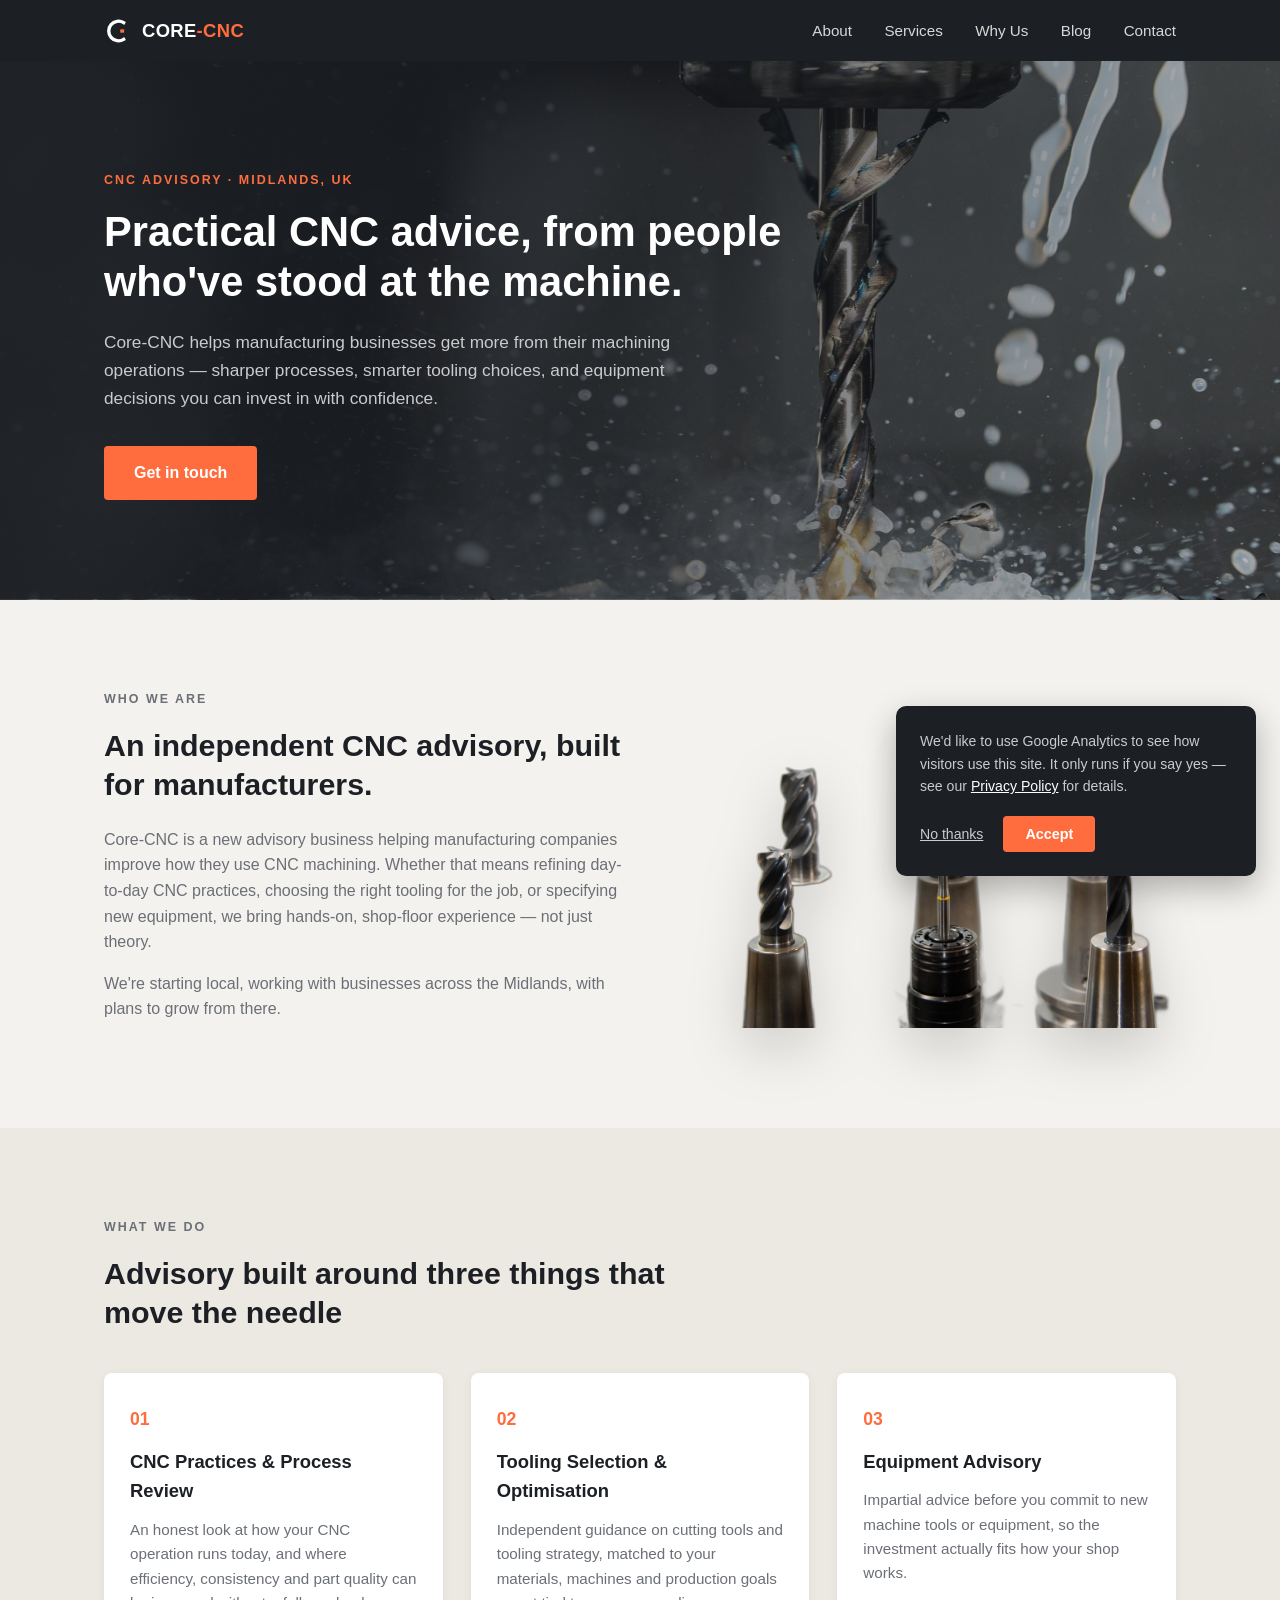
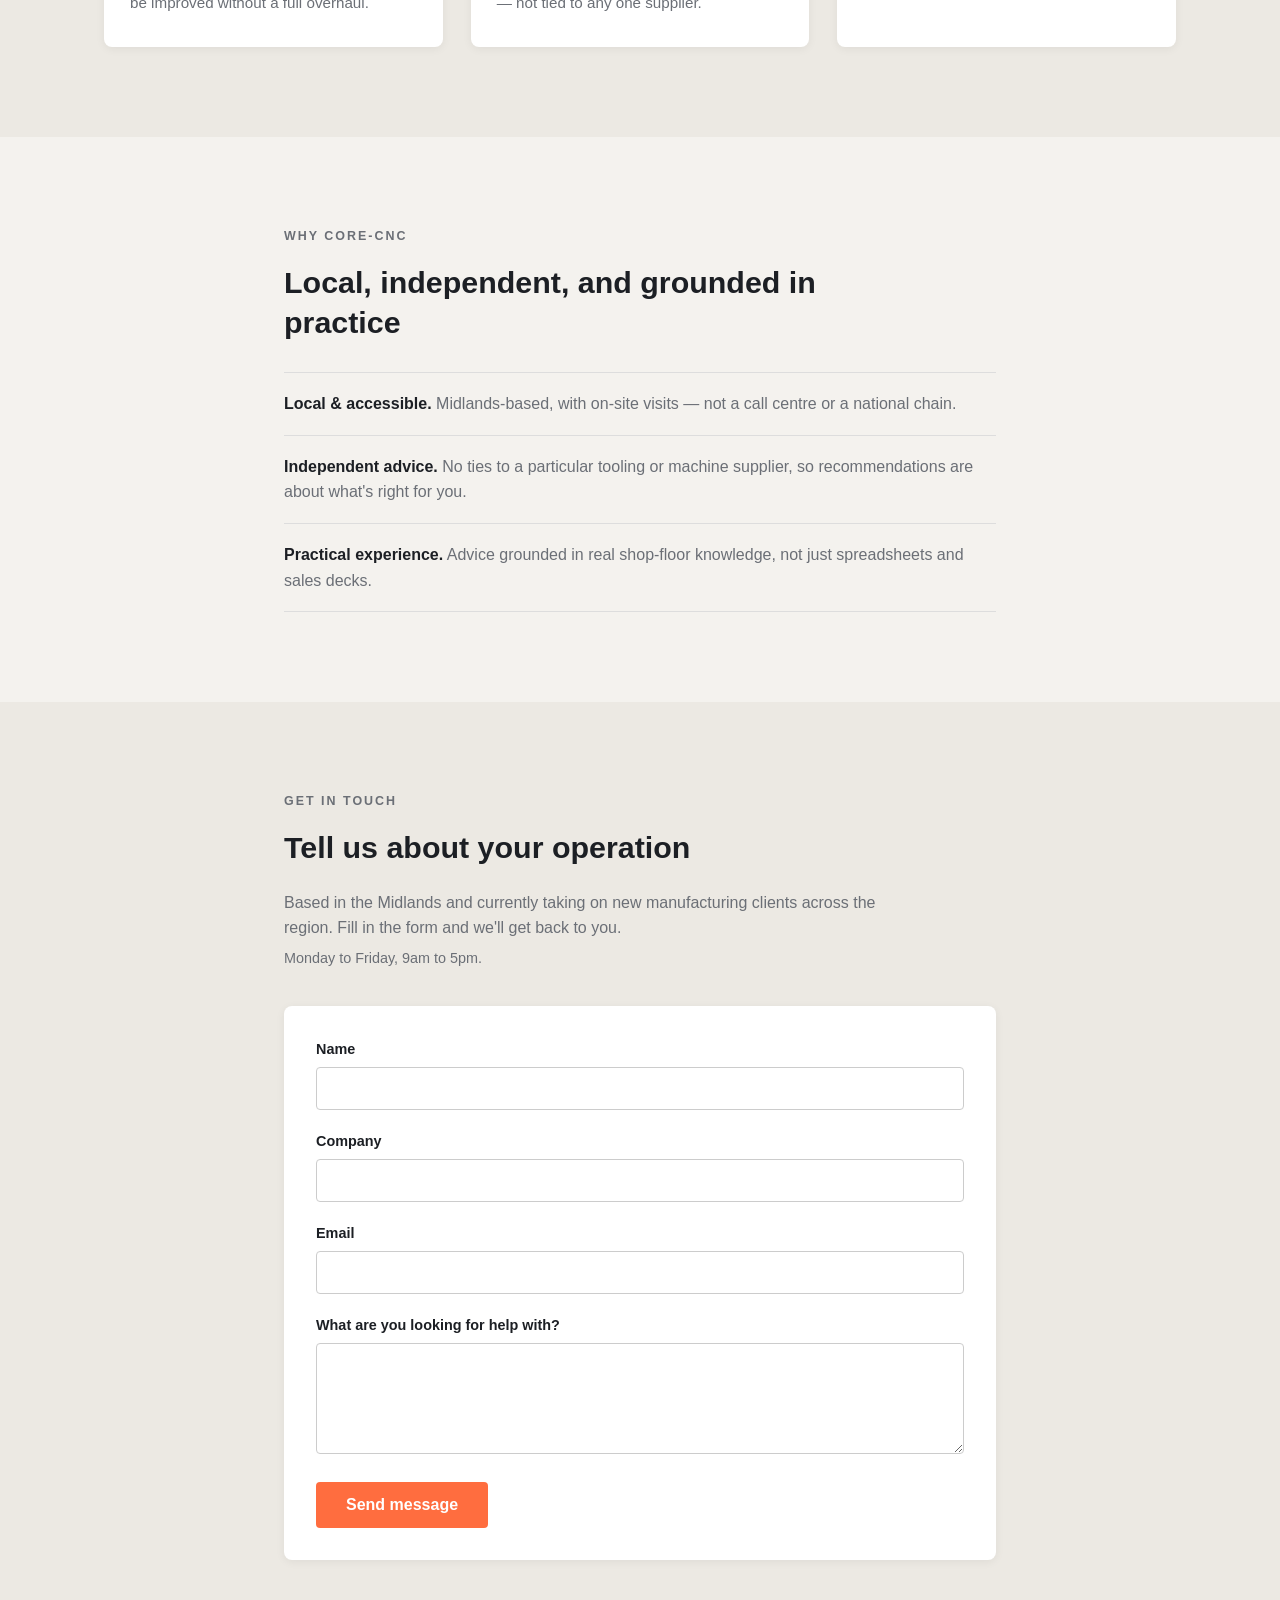
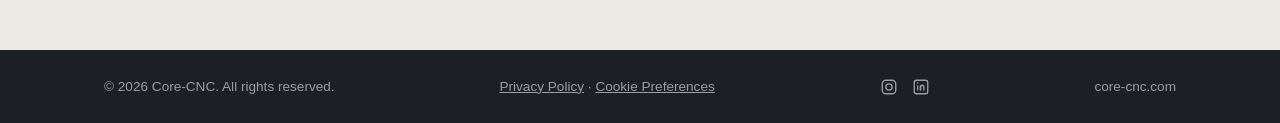
<file: index.html>
<!DOCTYPE html>
<html lang="en">
<head>
<meta charset="UTF-8">
<meta name="viewport" content="width=device-width, initial-scale=1.0">
<title>Core-CNC | CNC Advisory for Manufacturing Businesses</title>
<meta name="description" content="Core-CNC advises manufacturing businesses on CNC practices, tooling and equipment. Midlands-based, starting local.">
<meta name="google-site-verification" content="EjTte0uEdP_Ae2xtpICLsuO8pDF2YcDhP0W9kJCKeGA" />
<link rel="icon" href="images/favicon.svg" type="image/svg+xml">
<link rel="alternate icon" href="favicon.ico">
<link rel="apple-touch-icon" href="images/apple-touch-icon.png">
<link rel="stylesheet" href="css/style.css?v=4">
</head>
<body>

<header class="site-header">
  <div class="container header-inner">
    <a href="#top" class="brand">
      <svg viewBox="0 0 100 100" class="brand-mark"><path d="M 70 20 A 35 35 0 1 0 70 80" stroke="#ffffff" stroke-width="12" fill="none" stroke-linecap="square"/><rect x="58" y="44" width="14" height="12" fill="#ff6d3f"/></svg>
      <span>CORE<em>-CNC</em></span>
    </a>
    <nav>
      <a href="#about">About</a>
      <a href="#services">Services</a>
      <a href="#why">Why Us</a>
      <a href="blog/blog.html">Blog</a>
      <a href="#contact">Contact</a>
    </nav>
  </div>
</header>

<main id="top">

  <section class="hero">
    <div class="container">
      <p class="eyebrow">CNC Advisory · Midlands, UK</p>
      <h1>Practical CNC advice, from people who've stood at the machine.</h1>
      <p class="lead">Core-CNC helps manufacturing businesses get more from their machining operations &mdash; sharper processes, smarter tooling choices, and equipment decisions you can invest in with confidence.</p>
      <a href="#contact" class="btn">Get in touch</a>
    </div>
  </section>

  <section id="about" class="section">
    <div class="container">
      <div class="about-grid">
        <div>
          <p class="eyebrow">Who we are</p>
          <h2>An independent CNC advisory, built for manufacturers.</h2>
          <p>Core-CNC is a new advisory business helping manufacturing companies improve how they use CNC machining. Whether that means refining day-to-day CNC practices, choosing the right tooling for the job, or specifying new equipment, we bring hands-on, shop-floor experience &mdash; not just theory.</p>
          <p>We're starting local, working with businesses across the Midlands, with plans to grow from there.</p>
        </div>
        <div class="about-image">
          <img src="images/tooling-cutout.png" alt="A set of precision CNC tool holders and cutting bits">
        </div>
      </div>
    </div>
  </section>

  <section id="services" class="section alt">
    <div class="container">
      <p class="eyebrow">What we do</p>
      <h2>Advisory built around three things that move the needle</h2>
      <div class="card-grid">
        <div class="service-card">
          <div class="card-number">01</div>
          <h3>CNC Practices &amp; Process Review</h3>
          <p>An honest look at how your CNC operation runs today, and where efficiency, consistency and part quality can be improved without a full overhaul.</p>
        </div>
        <div class="service-card">
          <div class="card-number">02</div>
          <h3>Tooling Selection &amp; Optimisation</h3>
          <p>Independent guidance on cutting tools and tooling strategy, matched to your materials, machines and production goals &mdash; not tied to any one supplier.</p>
        </div>
        <div class="service-card">
          <div class="card-number">03</div>
          <h3>Equipment Advisory</h3>
          <p>Impartial advice before you commit to new machine tools or equipment, so the investment actually fits how your shop works.</p>
        </div>
      </div>
    </div>
  </section>

  <section id="why" class="section">
    <div class="container narrow">
      <p class="eyebrow">Why Core-CNC</p>
      <h2>Local, independent, and grounded in practice</h2>
      <ul class="why-list">
        <li><strong>Local &amp; accessible.</strong> Midlands-based, with on-site visits &mdash; not a call centre or a national chain.</li>
        <li><strong>Independent advice.</strong> No ties to a particular tooling or machine supplier, so recommendations are about what's right for you.</li>
        <li><strong>Practical experience.</strong> Advice grounded in real shop-floor knowledge, not just spreadsheets and sales decks.</li>
      </ul>
    </div>
  </section>

  <section id="contact" class="section alt">
    <div class="container narrow">
      <p class="eyebrow">Get in touch</p>
      <h2>Tell us about your operation</h2>
      <p>Based in the Midlands and currently taking on new manufacturing clients across the region. Fill in the form and we'll get back to you.</p>
      <p class="hours">Monday to Friday, 9am to 5pm.</p>

      <form action="https://formspree.io/f/mwlelyre" method="POST" class="contact-form" id="contact-form">
        <div class="form-row">
          <label for="name">Name</label>
          <input type="text" id="name" name="name" required>
        </div>
        <div class="form-row">
          <label for="company">Company</label>
          <input type="text" id="company" name="company">
        </div>
        <div class="form-row">
          <label for="email">Email</label>
          <input type="email" id="email" name="email" required>
        </div>
        <div class="form-row">
          <label for="message">What are you looking for help with?</label>
          <textarea id="message" name="message" rows="5" required></textarea>
        </div>
        <button type="submit" class="btn" id="contact-submit">Send message</button>
        <p class="form-error" id="contact-error" hidden>Something went wrong sending that &mdash; please try again, or email us directly.</p>
      </form>

      <div class="form-success" id="contact-success" hidden>
        <p class="eyebrow">Message sent</p>
        <h3>Thanks &mdash; we've got it.</h3>
        <p>We'll get back to you within a day or two. If it's urgent, feel free to follow up directly.</p>
      </div>
    </div>
  </section>

</main>

<footer class="site-footer">
  <div class="container footer-inner">
    <span>&copy; 2026 Core-CNC. All rights reserved.</span>
    <span class="footer-links"><a href="privacy.html">Privacy Policy</a> &middot; <a href="#" id="cookie-preferences-link">Cookie Preferences</a></span>
    <span class="social-links">
      <!-- TODO: replace # with the real Instagram profile URL -->
      <a href="#" aria-label="Core-CNC on Instagram"><svg viewBox="0 0 24 24" width="18" height="18" fill="none" stroke="currentColor" stroke-width="1.8"><rect x="3" y="3" width="18" height="18" rx="5"/><circle cx="12" cy="12" r="4.2"/><circle cx="17.2" cy="6.8" r="0.6" fill="currentColor" stroke="none"/></svg></a>
      <!-- TODO: replace # with the real LinkedIn profile URL -->
      <a href="#" aria-label="Core-CNC on LinkedIn"><svg viewBox="0 0 24 24" width="18" height="18" fill="none" stroke="currentColor" stroke-width="1.8"><rect x="3" y="3" width="18" height="18" rx="3"/><line x1="7.5" y1="10" x2="7.5" y2="16.5"/><circle cx="7.5" cy="6.7" r="1" fill="currentColor" stroke="none"/><path d="M11.3 16.5v-4.2c0-1.6 1-2.6 2.4-2.6 1.3 0 2.1 0.9 2.1 2.6v4.2"/><line x1="11.3" y1="10" x2="11.3" y2="16.5"/></svg></a>
    </span>
    <span>core-cnc.com</span>
  </div>
</footer>

<div class="cookie-banner" id="cookie-banner" hidden>
  <div class="cookie-banner-inner">
    <p>We'd like to use Google Analytics to see how visitors use this site. It only runs if you say yes &mdash; see our <a href="privacy.html">Privacy Policy</a> for details.</p>
    <div class="cookie-actions">
      <button type="button" class="cookie-decline" id="cookie-decline">No thanks</button>
      <button type="button" class="btn" id="cookie-accept">Accept</button>
    </div>
  </div>
</div>

<script>
(function(){
  var GA_ID = 'G-DS7S5302N6';
  var STORAGE_KEY = 'cc_analytics_consent';
  var banner = document.getElementById('cookie-banner');
  var acceptBtn = document.getElementById('cookie-accept');
  var declineBtn = document.getElementById('cookie-decline');
  var prefsLink = document.getElementById('cookie-preferences-link');

  function loadAnalytics(){
    if (window.gaLoaded) return;
    window.gaLoaded = true;
    var s = document.createElement('script');
    s.async = true;
    s.src = 'https://www.googletagmanager.com/gtag/js?id=' + GA_ID;
    document.head.appendChild(s);
    window.dataLayer = window.dataLayer || [];
    window.gtag = function(){ dataLayer.push(arguments); };
    gtag('js', new Date());
    gtag('config', GA_ID);
  }

  function showBanner(){
    banner.hidden = false;
    document.body.classList.add('cookie-banner-visible');
  }

  function hideBanner(){
    banner.hidden = true;
    document.body.classList.remove('cookie-banner-visible');
  }

  var consent = localStorage.getItem(STORAGE_KEY);
  if (consent === 'accepted') {
    loadAnalytics();
  } else if (consent !== 'declined') {
    showBanner();
  }

  acceptBtn.addEventListener('click', function(){
    localStorage.setItem(STORAGE_KEY, 'accepted');
    loadAnalytics();
    hideBanner();
  });

  declineBtn.addEventListener('click', function(){
    localStorage.setItem(STORAGE_KEY, 'declined');
    hideBanner();
  });

  if (prefsLink) {
    prefsLink.addEventListener('click', function(e){
      e.preventDefault();
      showBanner();
    });
  }
})();
</script>

<script>
(function(){
  var form = document.getElementById('contact-form');
  var success = document.getElementById('contact-success');
  var errorMsg = document.getElementById('contact-error');
  var submitBtn = document.getElementById('contact-submit');

  form.addEventListener('submit', function(e){
    e.preventDefault();
    errorMsg.hidden = true;
    submitBtn.disabled = true;
    submitBtn.textContent = 'Sending…';

    fetch(form.action, {
      method: 'POST',
      body: new FormData(form),
      headers: { 'Accept': 'application/json' }
    }).then(function(response){
      if (response.ok) {
        form.hidden = true;
        success.hidden = false;
        success.scrollIntoView({ behavior: 'smooth', block: 'center' });
      } else {
        throw new Error('Form submission failed');
      }
    }).catch(function(){
      errorMsg.hidden = false;
      submitBtn.disabled = false;
      submitBtn.textContent = 'Send message';
    });
  });
})();
</script>

</body>
</html>
</file>
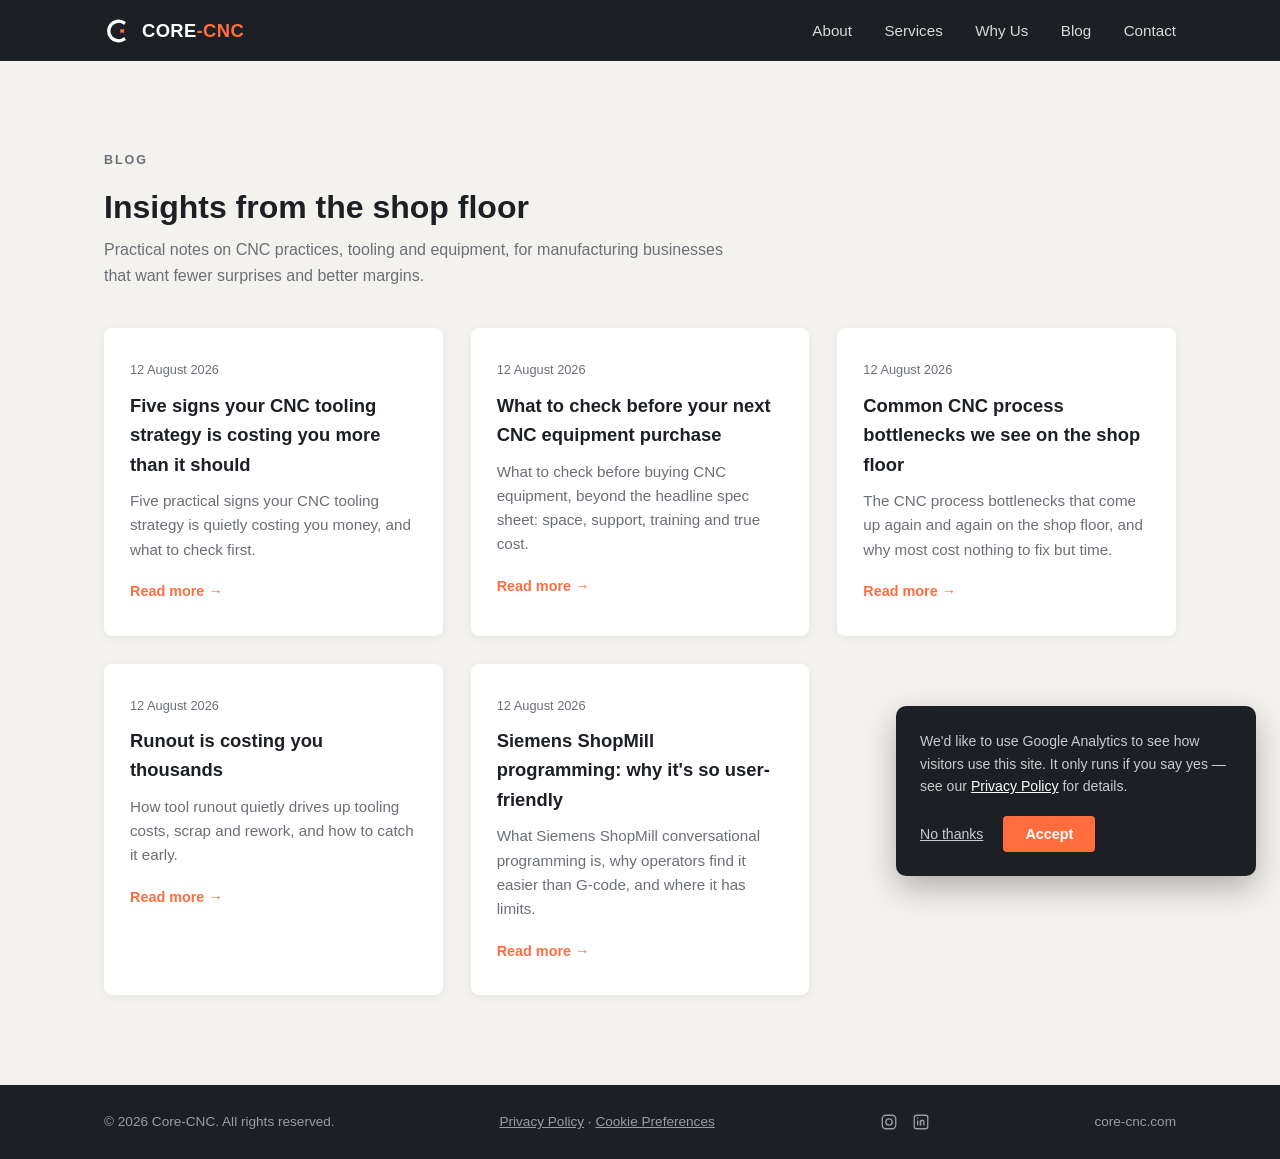
<file: blog/index.html>
<!DOCTYPE html>
<html lang="en">
<head>
<meta charset="UTF-8">
<meta name="viewport" content="width=device-width, initial-scale=1.0">
<title>Blog | Core-CNC</title>
<meta name="description" content="Practical notes on CNC practices, tooling and equipment from Core-CNC.">
<link rel="icon" href="../images/favicon.svg" type="image/svg+xml">
<link rel="alternate icon" href="../favicon.ico">
<link rel="apple-touch-icon" href="../images/apple-touch-icon.png">
<link rel="stylesheet" href="../css/style.css?v=4">
</head>
<body>

<header class="site-header">
  <div class="container header-inner">
    <a href="/index.html" class="brand">
      <svg viewBox="0 0 100 100" class="brand-mark"><path d="M 70 20 A 35 35 0 1 0 70 80" stroke="#ffffff" stroke-width="12" fill="none" stroke-linecap="square"/><rect x="58" y="44" width="14" height="12" fill="#ff6d3f"/></svg>
      <span>CORE<em>-CNC</em></span>
    </a>
    <nav>
      <a href="../index.html#about">About</a>
      <a href="../index.html#services">Services</a>
      <a href="../index.html#why">Why Us</a>
      <a href="index.html">Blog</a>
      <a href="../index.html#contact">Contact</a>
    </nav>
  </div>
</header>

<main>
  <section class="section">
    <div class="container">
      <p class="eyebrow">Blog</p>
      <h1 style="font-size:2rem; line-height:1.3; margin-bottom:8px; color:var(--ink);">Insights from the shop floor</h1>
      <p style="color:var(--muted); max-width:640px; margin-bottom:8px;">Practical notes on CNC practices, tooling and equipment, for manufacturing businesses that want fewer surprises and better margins.</p>

      <div class="card-grid" style="margin-top:40px;">
        <div class="service-card blog-card">
          <p class="post-date">12 August 2026</p>
          <h3><a href="five-signs-tooling-strategy-costing-you.html">Five signs your CNC tooling strategy is costing you more than it should</a></h3>
          <p>Five practical signs your CNC tooling strategy is quietly costing you money, and what to check first.</p>
          <a class="read-more" href="five-signs-tooling-strategy-costing-you.html">Read more &rarr;</a>
        </div>
        <div class="service-card blog-card">
          <p class="post-date">12 August 2026</p>
          <h3><a href="equipment-purchase-checklist.html">What to check before your next CNC equipment purchase</a></h3>
          <p>What to check before buying CNC equipment, beyond the headline spec sheet: space, support, training and true cost.</p>
          <a class="read-more" href="equipment-purchase-checklist.html">Read more &rarr;</a>
        </div>
        <div class="service-card blog-card">
          <p class="post-date">12 August 2026</p>
          <h3><a href="process-bottlenecks-shop-floor.html">Common CNC process bottlenecks we see on the shop floor</a></h3>
          <p>The CNC process bottlenecks that come up again and again on the shop floor, and why most cost nothing to fix but time.</p>
          <a class="read-more" href="process-bottlenecks-shop-floor.html">Read more &rarr;</a>
        </div>
        <div class="service-card blog-card">
          <p class="post-date">12 August 2026</p>
          <h3><a href="runout-costing-you-thousands.html">Runout is costing you thousands</a></h3>
          <p>How tool runout quietly drives up tooling costs, scrap and rework, and how to catch it early.</p>
          <a class="read-more" href="runout-costing-you-thousands.html">Read more &rarr;</a>
        </div>
        <div class="service-card blog-card">
          <p class="post-date">12 August 2026</p>
          <h3><a href="siemens-shopmill-programming.html">Siemens ShopMill programming: why it's so user-friendly</a></h3>
          <p>What Siemens ShopMill conversational programming is, why operators find it easier than G-code, and where it has limits.</p>
          <a class="read-more" href="siemens-shopmill-programming.html">Read more &rarr;</a>
        </div>
      </div>
    </div>
  </section>
</main>

<footer class="site-footer">
  <div class="container footer-inner">
    <span>&copy; 2026 Core-CNC. All rights reserved.</span>
    <span class="footer-links"><a href="../privacy.html">Privacy Policy</a> &middot; <a href="#" id="cookie-preferences-link">Cookie Preferences</a></span>
    <span class="social-links">
      <!-- TODO: replace # with the real Instagram profile URL -->
      <a href="#" aria-label="Core-CNC on Instagram"><svg viewBox="0 0 24 24" width="18" height="18" fill="none" stroke="currentColor" stroke-width="1.8"><rect x="3" y="3" width="18" height="18" rx="5"/><circle cx="12" cy="12" r="4.2"/><circle cx="17.2" cy="6.8" r="0.6" fill="currentColor" stroke="none"/></svg></a>
      <!-- TODO: replace # with the real LinkedIn profile URL -->
      <a href="#" aria-label="Core-CNC on LinkedIn"><svg viewBox="0 0 24 24" width="18" height="18" fill="none" stroke="currentColor" stroke-width="1.8"><rect x="3" y="3" width="18" height="18" rx="3"/><line x1="7.5" y1="10" x2="7.5" y2="16.5"/><circle cx="7.5" cy="6.7" r="1" fill="currentColor" stroke="none"/><path d="M11.3 16.5v-4.2c0-1.6 1-2.6 2.4-2.6 1.3 0 2.1 0.9 2.1 2.6v4.2"/><line x1="11.3" y1="10" x2="11.3" y2="16.5"/></svg></a>
    </span>
    <span>core-cnc.com</span>
  </div>
</footer>

<div class="cookie-banner" id="cookie-banner" hidden>
  <div class="cookie-banner-inner">
    <p>We'd like to use Google Analytics to see how visitors use this site. It only runs if you say yes &mdash; see our <a href="../privacy.html">Privacy Policy</a> for details.</p>
    <div class="cookie-actions">
      <button type="button" class="cookie-decline" id="cookie-decline">No thanks</button>
      <button type="button" class="btn" id="cookie-accept">Accept</button>
    </div>
  </div>
</div>

<script>
(function(){
  var GA_ID = 'G-DS7S5302N6';
  var STORAGE_KEY = 'cc_analytics_consent';
  var banner = document.getElementById('cookie-banner');
  var acceptBtn = document.getElementById('cookie-accept');
  var declineBtn = document.getElementById('cookie-decline');
  var prefsLink = document.getElementById('cookie-preferences-link');

  function loadAnalytics(){
    if (window.gaLoaded) return;
    window.gaLoaded = true;
    var s = document.createElement('script');
    s.async = true;
    s.src = 'https://www.googletagmanager.com/gtag/js?id=' + GA_ID;
    document.head.appendChild(s);
    window.dataLayer = window.dataLayer || [];
    window.gtag = function(){ dataLayer.push(arguments); };
    gtag('js', new Date());
    gtag('config', GA_ID);
  }

  function showBanner(){
    banner.hidden = false;
    document.body.classList.add('cookie-banner-visible');
  }

  function hideBanner(){
    banner.hidden = true;
    document.body.classList.remove('cookie-banner-visible');
  }

  var consent = localStorage.getItem(STORAGE_KEY);
  if (consent === 'accepted') {
    loadAnalytics();
  } else if (consent !== 'declined') {
    showBanner();
  }

  acceptBtn.addEventListener('click', function(){
    localStorage.setItem(STORAGE_KEY, 'accepted');
    loadAnalytics();
    hideBanner();
  });

  declineBtn.addEventListener('click', function(){
    localStorage.setItem(STORAGE_KEY, 'declined');
    hideBanner();
  });

  if (prefsLink) {
    prefsLink.addEventListener('click', function(e){
      e.preventDefault();
      showBanner();
    });
  }
})();
</script>

</body>
</html>
</file>
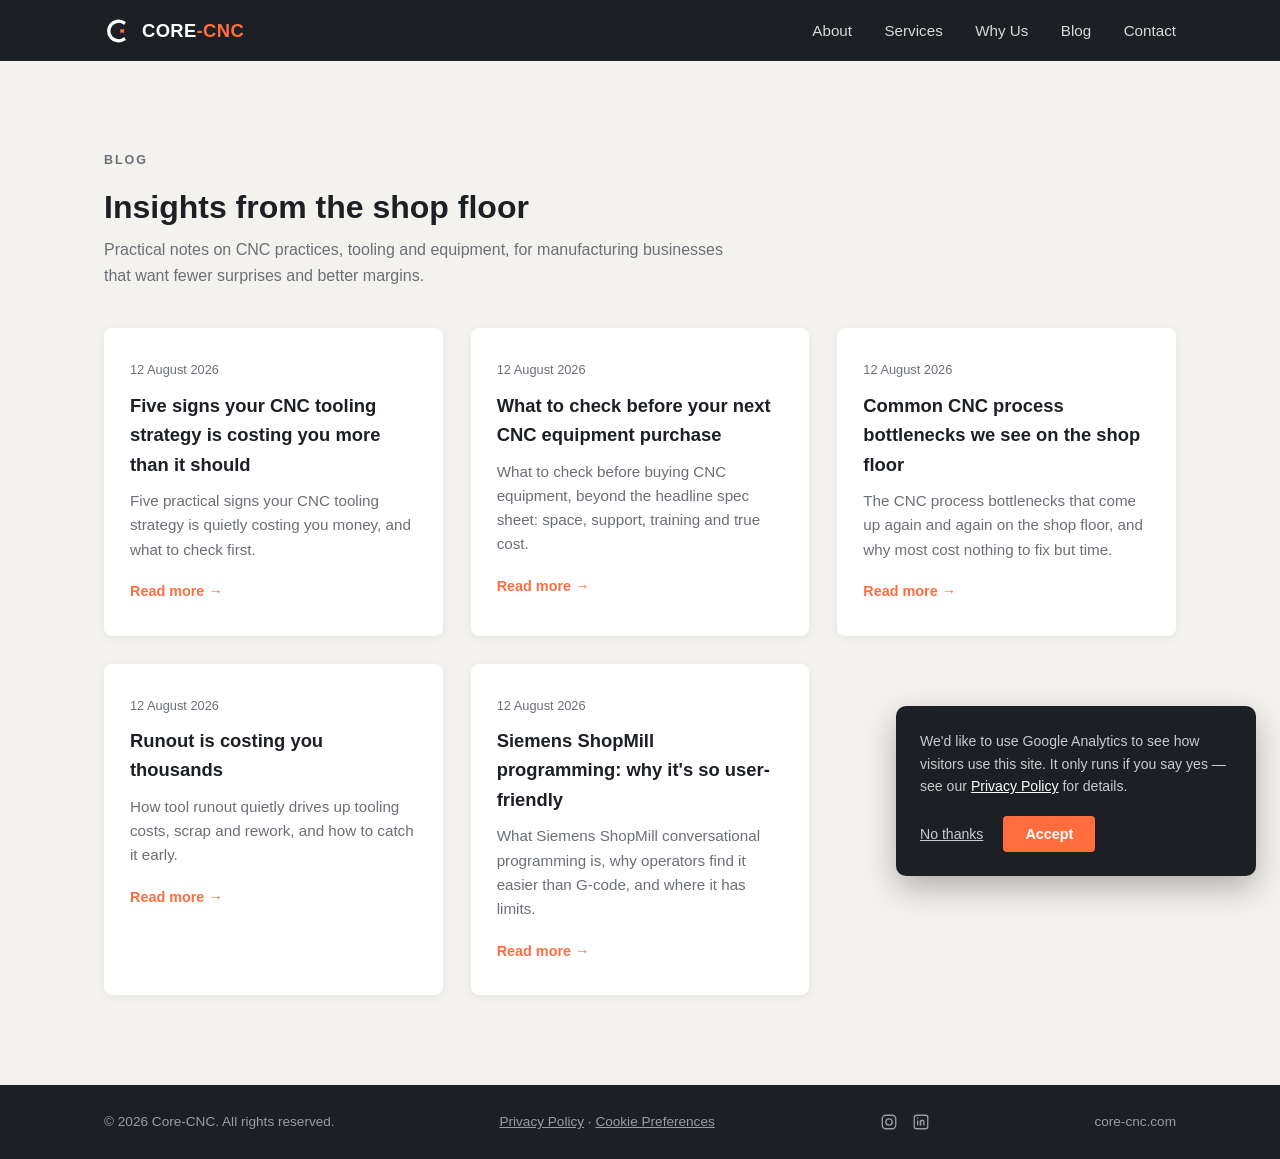
<file: blog.html>
<!DOCTYPE html>
<html lang="en">
<head>
<meta charset="UTF-8">
<meta name="viewport" content="width=device-width, initial-scale=1.0">
<title>Blog | Core-CNC</title>
<meta name="description" content="Practical notes on CNC practices, tooling and equipment from Core-CNC.">
<link rel="icon" href="../images/favicon.svg" type="image/svg+xml">
<link rel="alternate icon" href="../favicon.ico">
<link rel="apple-touch-icon" href="../images/apple-touch-icon.png">
<link rel="stylesheet" href="../css/style.css?v=4">
</head>
<body>

<header class="site-header">
  <div class="container header-inner">
    <a href="/index.html" class="brand">
      <svg viewBox="0 0 100 100" class="brand-mark"><path d="M 70 20 A 35 35 0 1 0 70 80" stroke="#ffffff" stroke-width="12" fill="none" stroke-linecap="square"/><rect x="58" y="44" width="14" height="12" fill="#ff6d3f"/></svg>
      <span>CORE<em>-CNC</em></span>
    </a>
    <nav>
      <a href="../index.html#about">About</a>
      <a href="../index.html#services">Services</a>
      <a href="../index.html#why">Why Us</a>
      <a href="blog.html">Blog</a>
      <a href="../index.html#contact">Contact</a>
    </nav>
  </div>
</header>

<main>
  <section class="section">
    <div class="container">
      <p class="eyebrow">Blog</p>
      <h1 style="font-size:2rem; line-height:1.3; margin-bottom:8px; color:var(--ink);">Insights from the shop floor</h1>
      <p style="color:var(--muted); max-width:640px; margin-bottom:8px;">Practical notes on CNC practices, tooling and equipment, for manufacturing businesses that want fewer surprises and better margins.</p>

      <div class="card-grid" style="margin-top:40px;">
        <div class="service-card blog-card">
          <p class="post-date">12 August 2026</p>
          <h3><a href="five-signs-tooling-strategy-costing-you.html">Five signs your CNC tooling strategy is costing you more than it should</a></h3>
          <p>Five practical signs your CNC tooling strategy is quietly costing you money, and what to check first.</p>
          <a class="read-more" href="five-signs-tooling-strategy-costing-you.html">Read more &rarr;</a>
        </div>
        <div class="service-card blog-card">
          <p class="post-date">12 August 2026</p>
          <h3><a href="equipment-purchase-checklist.html">What to check before your next CNC equipment purchase</a></h3>
          <p>What to check before buying CNC equipment, beyond the headline spec sheet: space, support, training and true cost.</p>
          <a class="read-more" href="equipment-purchase-checklist.html">Read more &rarr;</a>
        </div>
        <div class="service-card blog-card">
          <p class="post-date">12 August 2026</p>
          <h3><a href="process-bottlenecks-shop-floor.html">Common CNC process bottlenecks we see on the shop floor</a></h3>
          <p>The CNC process bottlenecks that come up again and again on the shop floor, and why most cost nothing to fix but time.</p>
          <a class="read-more" href="process-bottlenecks-shop-floor.html">Read more &rarr;</a>
        </div>
        <div class="service-card blog-card">
          <p class="post-date">12 August 2026</p>
          <h3><a href="runout-costing-you-thousands.html">Runout is costing you thousands</a></h3>
          <p>How tool runout quietly drives up tooling costs, scrap and rework, and how to catch it early.</p>
          <a class="read-more" href="runout-costing-you-thousands.html">Read more &rarr;</a>
        </div>
        <div class="service-card blog-card">
          <p class="post-date">12 August 2026</p>
          <h3><a href="siemens-shopmill-programming.html">Siemens ShopMill programming: why it's so user-friendly</a></h3>
          <p>What Siemens ShopMill conversational programming is, why operators find it easier than G-code, and where it has limits.</p>
          <a class="read-more" href="siemens-shopmill-programming.html">Read more &rarr;</a>
        </div>
      </div>
    </div>
  </section>
</main>

<footer class="site-footer">
  <div class="container footer-inner">
    <span>&copy; 2026 Core-CNC. All rights reserved.</span>
    <span class="footer-links"><a href="../privacy.html">Privacy Policy</a> &middot; <a href="#" id="cookie-preferences-link">Cookie Preferences</a></span>
    <span class="social-links">
      <!-- TODO: replace # with the real Instagram profile URL -->
      <a href="#" aria-label="Core-CNC on Instagram"><svg viewBox="0 0 24 24" width="18" height="18" fill="none" stroke="currentColor" stroke-width="1.8"><rect x="3" y="3" width="18" height="18" rx="5"/><circle cx="12" cy="12" r="4.2"/><circle cx="17.2" cy="6.8" r="0.6" fill="currentColor" stroke="none"/></svg></a>
      <!-- TODO: replace # with the real LinkedIn profile URL -->
      <a href="#" aria-label="Core-CNC on LinkedIn"><svg viewBox="0 0 24 24" width="18" height="18" fill="none" stroke="currentColor" stroke-width="1.8"><rect x="3" y="3" width="18" height="18" rx="3"/><line x1="7.5" y1="10" x2="7.5" y2="16.5"/><circle cx="7.5" cy="6.7" r="1" fill="currentColor" stroke="none"/><path d="M11.3 16.5v-4.2c0-1.6 1-2.6 2.4-2.6 1.3 0 2.1 0.9 2.1 2.6v4.2"/><line x1="11.3" y1="10" x2="11.3" y2="16.5"/></svg></a>
    </span>
    <span>core-cnc.com</span>
  </div>
</footer>

<div class="cookie-banner" id="cookie-banner" hidden>
  <div class="cookie-banner-inner">
    <p>We'd like to use Google Analytics to see how visitors use this site. It only runs if you say yes &mdash; see our <a href="../privacy.html">Privacy Policy</a> for details.</p>
    <div class="cookie-actions">
      <button type="button" class="cookie-decline" id="cookie-decline">No thanks</button>
      <button type="button" class="btn" id="cookie-accept">Accept</button>
    </div>
  </div>
</div>

<script>
(function(){
  var GA_ID = 'G-DS7S5302N6';
  var STORAGE_KEY = 'cc_analytics_consent';
  var banner = document.getElementById('cookie-banner');
  var acceptBtn = document.getElementById('cookie-accept');
  var declineBtn = document.getElementById('cookie-decline');
  var prefsLink = document.getElementById('cookie-preferences-link');

  function loadAnalytics(){
    if (window.gaLoaded) return;
    window.gaLoaded = true;
    var s = document.createElement('script');
    s.async = true;
    s.src = 'https://www.googletagmanager.com/gtag/js?id=' + GA_ID;
    document.head.appendChild(s);
    window.dataLayer = window.dataLayer || [];
    window.gtag = function(){ dataLayer.push(arguments); };
    gtag('js', new Date());
    gtag('config', GA_ID);
  }

  function showBanner(){
    banner.hidden = false;
    document.body.classList.add('cookie-banner-visible');
  }

  function hideBanner(){
    banner.hidden = true;
    document.body.classList.remove('cookie-banner-visible');
  }

  var consent = localStorage.getItem(STORAGE_KEY);
  if (consent === 'accepted') {
    loadAnalytics();
  } else if (consent !== 'declined') {
    showBanner();
  }

  acceptBtn.addEventListener('click', function(){
    localStorage.setItem(STORAGE_KEY, 'accepted');
    loadAnalytics();
    hideBanner();
  });

  declineBtn.addEventListener('click', function(){
    localStorage.setItem(STORAGE_KEY, 'declined');
    hideBanner();
  });

  if (prefsLink) {
    prefsLink.addEventListener('click', function(e){
      e.preventDefault();
      showBanner();
    });
  }
})();
</script>

</body>
</html>
</file>
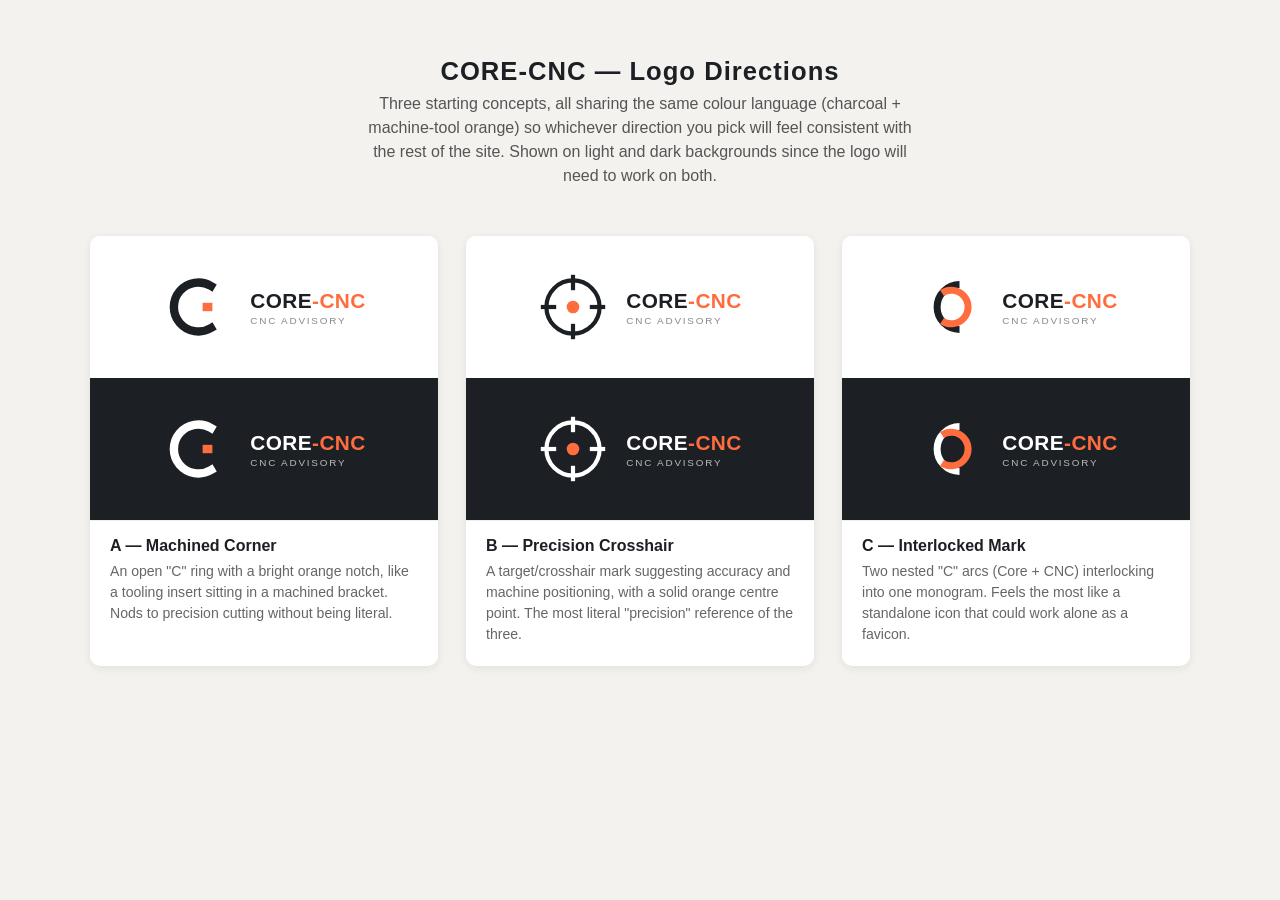
<file: logo-options.html>
<!DOCTYPE html>
<html lang="en">
<head>
<meta charset="UTF-8">
<title>Core-CNC — Logo Concepts</title>
<style>
  :root{
    --charcoal:#1c1f24;
    --orange:#ff6d3f;
    --paper:#f4f2ee;
  }
  *{box-sizing:border-box;}
  body{
    margin:0;
    font-family:'Segoe UI', Arial, sans-serif;
    background:var(--paper);
    color:var(--charcoal);
    padding:40px 20px 80px;
  }
  h1{
    text-align:center;
    font-size:1.6rem;
    letter-spacing:0.04em;
    margin-bottom:6px;
  }
  p.intro{
    text-align:center;
    max-width:560px;
    margin:0 auto 48px;
    color:#555;
    line-height:1.5;
  }
  .grid{
    display:grid;
    grid-template-columns:repeat(auto-fit, minmax(280px, 1fr));
    gap:28px;
    max-width:1100px;
    margin:0 auto;
  }
  .card{
    background:#fff;
    border-radius:10px;
    overflow:hidden;
    box-shadow:0 2px 10px rgba(0,0,0,0.08);
  }
  .swatch{
    display:flex;
    align-items:center;
    justify-content:center;
    padding:36px 20px;
    gap:18px;
  }
  .swatch.light{ background:#fff; }
  .swatch.dark{ background:var(--charcoal); }
  .swatch svg{ width:70px; height:70px; flex-shrink:0; }
  .wordmark{
    font-weight:800;
    font-size:1.3rem;
    letter-spacing:0.02em;
  }
  .swatch.light .wordmark{ color:var(--charcoal); }
  .swatch.dark .wordmark{ color:#fff; }
  .wordmark span{ color:var(--orange); }
  .tagline{
    font-size:0.62rem;
    letter-spacing:0.18em;
    text-transform:uppercase;
    margin-top:2px;
  }
  .swatch.light .tagline{ color:#888; }
  .swatch.dark .tagline{ color:#bbb; }
  .label{
    padding:16px 20px 20px;
    border-top:1px solid #eee;
  }
  .label h2{
    margin:0 0 6px;
    font-size:1rem;
  }
  .label p{
    margin:0;
    font-size:0.88rem;
    color:#666;
    line-height:1.5;
  }
</style>
</head>
<body>

<h1>CORE-CNC — Logo Directions</h1>
<p class="intro">Three starting concepts, all sharing the same colour language (charcoal + machine-tool orange) so whichever direction you pick will feel consistent with the rest of the site. Shown on light and dark backgrounds since the logo will need to work on both.</p>

<div class="grid">

  <div class="card">
    <div class="swatch light">
      <svg viewBox="0 0 100 100"><path d="M 70 20 A 35 35 0 1 0 70 80" stroke="#1c1f24" stroke-width="12" fill="none" stroke-linecap="square"/><rect x="58" y="44" width="14" height="12" fill="#ff6d3f"/></svg>
      <div><div class="wordmark">CORE<span>-CNC</span></div><div class="tagline">CNC Advisory</div></div>
    </div>
    <div class="swatch dark">
      <svg viewBox="0 0 100 100"><path d="M 70 20 A 35 35 0 1 0 70 80" stroke="#ffffff" stroke-width="12" fill="none" stroke-linecap="square"/><rect x="58" y="44" width="14" height="12" fill="#ff6d3f"/></svg>
      <div><div class="wordmark">CORE<span>-CNC</span></div><div class="tagline">CNC Advisory</div></div>
    </div>
    <div class="label">
      <h2>A — Machined Corner</h2>
      <p>An open "C" ring with a bright orange notch, like a tooling insert sitting in a machined bracket. Nods to precision cutting without being literal.</p>
    </div>
  </div>

  <div class="card">
    <div class="swatch light">
      <svg viewBox="0 0 100 100"><circle cx="50" cy="50" r="38" stroke="#1c1f24" stroke-width="6" fill="none"/><line x1="50" y1="4" x2="50" y2="26" stroke="#1c1f24" stroke-width="6"/><line x1="50" y1="74" x2="50" y2="96" stroke="#1c1f24" stroke-width="6"/><line x1="4" y1="50" x2="26" y2="50" stroke="#1c1f24" stroke-width="6"/><line x1="74" y1="50" x2="96" y2="50" stroke="#1c1f24" stroke-width="6"/><circle cx="50" cy="50" r="9" fill="#ff6d3f"/></svg>
      <div><div class="wordmark">CORE<span>-CNC</span></div><div class="tagline">CNC Advisory</div></div>
    </div>
    <div class="swatch dark">
      <svg viewBox="0 0 100 100"><circle cx="50" cy="50" r="38" stroke="#ffffff" stroke-width="6" fill="none"/><line x1="50" y1="4" x2="50" y2="26" stroke="#ffffff" stroke-width="6"/><line x1="50" y1="74" x2="50" y2="96" stroke="#ffffff" stroke-width="6"/><line x1="4" y1="50" x2="26" y2="50" stroke="#ffffff" stroke-width="6"/><line x1="74" y1="50" x2="96" y2="50" stroke="#ffffff" stroke-width="6"/><circle cx="50" cy="50" r="9" fill="#ff6d3f"/></svg>
      <div><div class="wordmark">CORE<span>-CNC</span></div><div class="tagline">CNC Advisory</div></div>
    </div>
    <div class="label">
      <h2>B — Precision Crosshair</h2>
      <p>A target/crosshair mark suggesting accuracy and machine positioning, with a solid orange centre point. The most literal "precision" reference of the three.</p>
    </div>
  </div>

  <div class="card">
    <div class="swatch light">
      <svg viewBox="0 0 100 100"><path d="M 65 18 A 32 32 0 1 0 65 82" stroke="#1c1f24" stroke-width="10" fill="none"/><path d="M 40 30 A 24 24 0 1 1 40 70" stroke="#ff6d3f" stroke-width="10" fill="none"/></svg>
      <div><div class="wordmark">CORE<span>-CNC</span></div><div class="tagline">CNC Advisory</div></div>
    </div>
    <div class="swatch dark">
      <svg viewBox="0 0 100 100"><path d="M 65 18 A 32 32 0 1 0 65 82" stroke="#ffffff" stroke-width="10" fill="none"/><path d="M 40 30 A 24 24 0 1 1 40 70" stroke="#ff6d3f" stroke-width="10" fill="none"/></svg>
      <div><div class="wordmark">CORE<span>-CNC</span></div><div class="tagline">CNC Advisory</div></div>
    </div>
    <div class="label">
      <h2>C — Interlocked Mark</h2>
      <p>Two nested "C" arcs (Core + CNC) interlocking into one monogram. Feels the most like a standalone icon that could work alone as a favicon.</p>
    </div>
  </div>

</div>

</body>
</html>
</file>
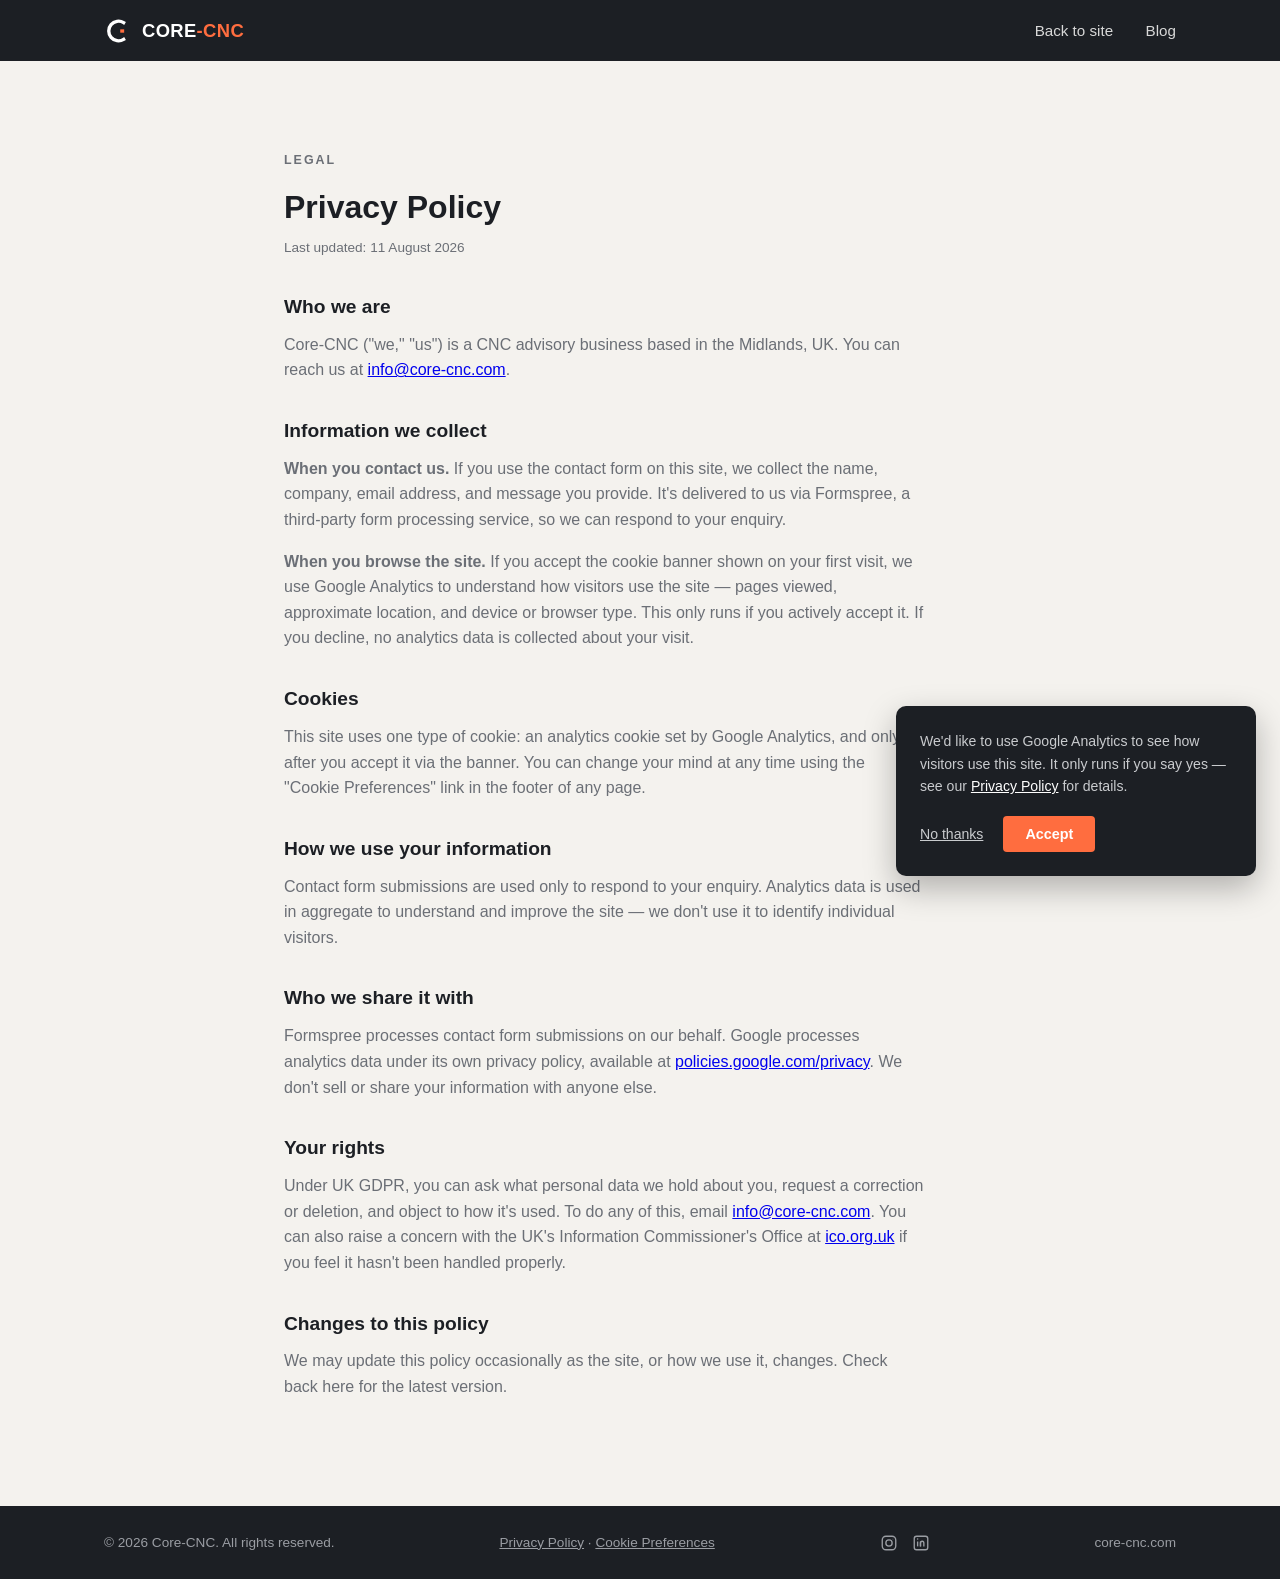
<file: privacy.html>
<!DOCTYPE html>
<html lang="en">
<head>
<meta charset="UTF-8">
<meta name="viewport" content="width=device-width, initial-scale=1.0">
<title>Privacy Policy | Core-CNC</title>
<meta name="description" content="How Core-CNC collects, uses, and protects your information.">
<link rel="icon" href="images/favicon.svg" type="image/svg+xml">
<link rel="alternate icon" href="favicon.ico">
<link rel="apple-touch-icon" href="images/apple-touch-icon.png">
<link rel="stylesheet" href="css/style.css?v=4">
</head>
<body>

<header class="site-header">
  <div class="container header-inner">
    <a href="/index.html" class="brand">
      <svg viewBox="0 0 100 100" class="brand-mark"><path d="M 70 20 A 35 35 0 1 0 70 80" stroke="#ffffff" stroke-width="12" fill="none" stroke-linecap="square"/><rect x="58" y="44" width="14" height="12" fill="#ff6d3f"/></svg>
      <span>CORE<em>-CNC</em></span>
    </a>
    <nav>
      <a href="index.html">Back to site</a>
      <a href="blog/blog.html">Blog</a>
    </nav>
  </div>
</header>

<main>
  <section class="section">
    <div class="container narrow legal-content">
      <p class="eyebrow">Legal</p>
      <h1>Privacy Policy</h1>
      <p class="updated">Last updated: 11 August 2026</p>

      <h2>Who we are</h2>
      <p>Core-CNC ("we," "us") is a CNC advisory business based in the Midlands, UK. You can reach us at <a href="mailto:info@core-cnc.com">info@core-cnc.com</a>.</p>

      <h2>Information we collect</h2>
      <p><strong>When you contact us.</strong> If you use the contact form on this site, we collect the name, company, email address, and message you provide. It's delivered to us via Formspree, a third-party form processing service, so we can respond to your enquiry.</p>
      <p><strong>When you browse the site.</strong> If you accept the cookie banner shown on your first visit, we use Google Analytics to understand how visitors use the site &mdash; pages viewed, approximate location, and device or browser type. This only runs if you actively accept it. If you decline, no analytics data is collected about your visit.</p>

      <h2>Cookies</h2>
      <p>This site uses one type of cookie: an analytics cookie set by Google Analytics, and only after you accept it via the banner. You can change your mind at any time using the "Cookie Preferences" link in the footer of any page.</p>

      <h2>How we use your information</h2>
      <p>Contact form submissions are used only to respond to your enquiry. Analytics data is used in aggregate to understand and improve the site &mdash; we don't use it to identify individual visitors.</p>

      <h2>Who we share it with</h2>
      <p>Formspree processes contact form submissions on our behalf. Google processes analytics data under its own privacy policy, available at <a href="https://policies.google.com/privacy" target="_blank" rel="noopener">policies.google.com/privacy</a>. We don't sell or share your information with anyone else.</p>

      <h2>Your rights</h2>
      <p>Under UK GDPR, you can ask what personal data we hold about you, request a correction or deletion, and object to how it's used. To do any of this, email <a href="mailto:info@core-cnc.com">info@core-cnc.com</a>. You can also raise a concern with the UK's Information Commissioner's Office at <a href="https://ico.org.uk" target="_blank" rel="noopener">ico.org.uk</a> if you feel it hasn't been handled properly.</p>

      <h2>Changes to this policy</h2>
      <p>We may update this policy occasionally as the site, or how we use it, changes. Check back here for the latest version.</p>
    </div>
  </section>
</main>

<footer class="site-footer">
  <div class="container footer-inner">
    <span>&copy; 2026 Core-CNC. All rights reserved.</span>
    <span class="footer-links"><a href="privacy.html">Privacy Policy</a> &middot; <a href="#" id="cookie-preferences-link">Cookie Preferences</a></span>
    <span class="social-links">
      <!-- TODO: replace # with the real Instagram profile URL -->
      <a href="#" aria-label="Core-CNC on Instagram"><svg viewBox="0 0 24 24" width="18" height="18" fill="none" stroke="currentColor" stroke-width="1.8"><rect x="3" y="3" width="18" height="18" rx="5"/><circle cx="12" cy="12" r="4.2"/><circle cx="17.2" cy="6.8" r="0.6" fill="currentColor" stroke="none"/></svg></a>
      <!-- TODO: replace # with the real LinkedIn profile URL -->
      <a href="#" aria-label="Core-CNC on LinkedIn"><svg viewBox="0 0 24 24" width="18" height="18" fill="none" stroke="currentColor" stroke-width="1.8"><rect x="3" y="3" width="18" height="18" rx="3"/><line x1="7.5" y1="10" x2="7.5" y2="16.5"/><circle cx="7.5" cy="6.7" r="1" fill="currentColor" stroke="none"/><path d="M11.3 16.5v-4.2c0-1.6 1-2.6 2.4-2.6 1.3 0 2.1 0.9 2.1 2.6v4.2"/><line x1="11.3" y1="10" x2="11.3" y2="16.5"/></svg></a>
    </span>
    <span>core-cnc.com</span>
  </div>
</footer>

<div class="cookie-banner" id="cookie-banner" hidden>
  <div class="cookie-banner-inner">
    <p>We'd like to use Google Analytics to see how visitors use this site. It only runs if you say yes &mdash; see our <a href="privacy.html">Privacy Policy</a> for details.</p>
    <div class="cookie-actions">
      <button type="button" class="cookie-decline" id="cookie-decline">No thanks</button>
      <button type="button" class="btn" id="cookie-accept">Accept</button>
    </div>
  </div>
</div>

<script>
(function(){
  var GA_ID = 'G-DS7S5302N6';
  var STORAGE_KEY = 'cc_analytics_consent';
  var banner = document.getElementById('cookie-banner');
  var acceptBtn = document.getElementById('cookie-accept');
  var declineBtn = document.getElementById('cookie-decline');
  var prefsLink = document.getElementById('cookie-preferences-link');

  function loadAnalytics(){
    if (window.gaLoaded) return;
    window.gaLoaded = true;
    var s = document.createElement('script');
    s.async = true;
    s.src = 'https://www.googletagmanager.com/gtag/js?id=' + GA_ID;
    document.head.appendChild(s);
    window.dataLayer = window.dataLayer || [];
    window.gtag = function(){ dataLayer.push(arguments); };
    gtag('js', new Date());
    gtag('config', GA_ID);
  }

  function showBanner(){
    banner.hidden = false;
    document.body.classList.add('cookie-banner-visible');
  }

  function hideBanner(){
    banner.hidden = true;
    document.body.classList.remove('cookie-banner-visible');
  }

  var consent = localStorage.getItem(STORAGE_KEY);
  if (consent === 'accepted') {
    loadAnalytics();
  } else if (consent !== 'declined') {
    showBanner();
  }

  acceptBtn.addEventListener('click', function(){
    localStorage.setItem(STORAGE_KEY, 'accepted');
    loadAnalytics();
    hideBanner();
  });

  declineBtn.addEventListener('click', function(){
    localStorage.setItem(STORAGE_KEY, 'declined');
    hideBanner();
  });

  if (prefsLink) {
    prefsLink.addEventListener('click', function(e){
      e.preventDefault();
      showBanner();
    });
  }
})();
</script>

</body>
</html>
</file>
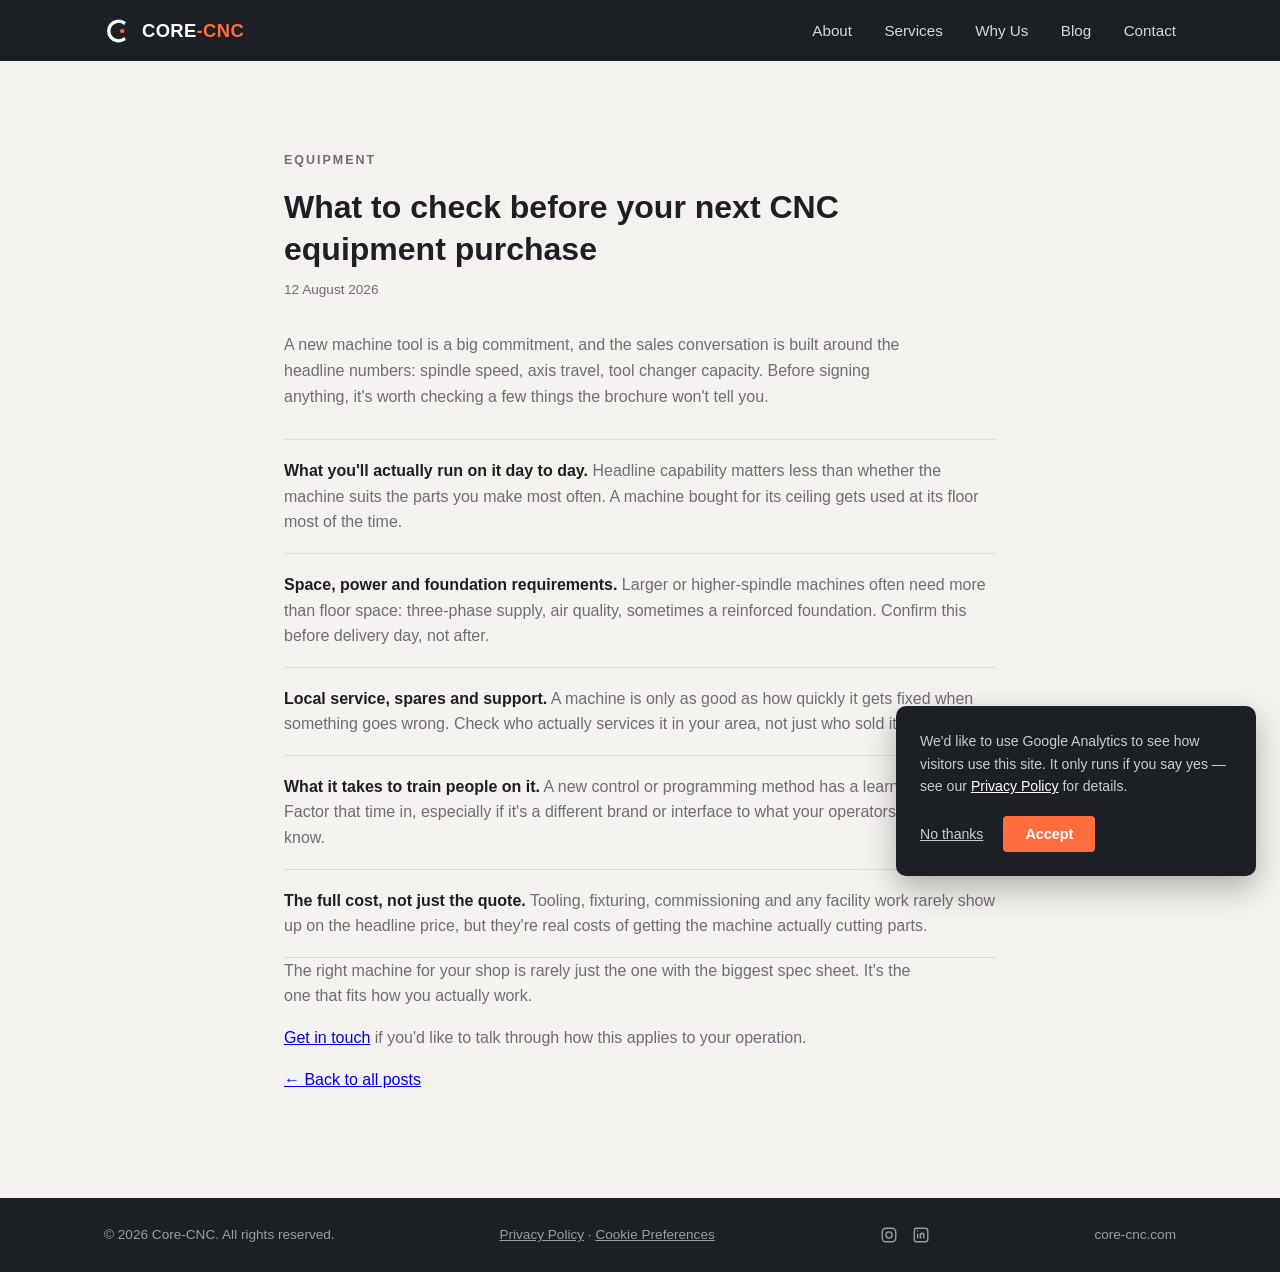
<file: blog/equipment-purchase-checklist.html>
<!DOCTYPE html>
<html lang="en">
<head>
<meta charset="UTF-8">
<meta name="viewport" content="width=device-width, initial-scale=1.0">
<title>What to check before your next CNC equipment purchase | Core-CNC</title>
<meta name="description" content="What to check before buying CNC equipment, beyond the headline spec sheet: space, support, training and true cost.">
<link rel="icon" href="../images/favicon.svg" type="image/svg+xml">
<link rel="alternate icon" href="../favicon.ico">
<link rel="apple-touch-icon" href="../images/apple-touch-icon.png">
<link rel="stylesheet" href="../css/style.css?v=4">
</head>
<body>

<header class="site-header">
  <div class="container header-inner">
    <a href="/index.html" class="brand">
      <svg viewBox="0 0 100 100" class="brand-mark"><path d="M 70 20 A 35 35 0 1 0 70 80" stroke="#ffffff" stroke-width="12" fill="none" stroke-linecap="square"/><rect x="58" y="44" width="14" height="12" fill="#ff6d3f"/></svg>
      <span>CORE<em>-CNC</em></span>
    </a>
    <nav>
      <a href="../index.html#about">About</a>
      <a href="../index.html#services">Services</a>
      <a href="../index.html#why">Why Us</a>
      <a href="blog.html">Blog</a>
      <a href="../index.html#contact">Contact</a>
    </nav>
  </div>
</header>

<main>
  <section class="section">
    <div class="container narrow legal-content">
      <p class="eyebrow">Equipment</p>
      <h1>What to check before your next CNC equipment purchase</h1>
      <p class="updated">12 August 2026</p>

      <p>A new machine tool is a big commitment, and the sales conversation is built around the headline numbers: spindle speed, axis travel, tool changer capacity. Before signing anything, it's worth checking a few things the brochure won't tell you.</p>

      <ol class="why-list">
        <li><strong>What you'll actually run on it day to day.</strong> Headline capability matters less than whether the machine suits the parts you make most often. A machine bought for its ceiling gets used at its floor most of the time.</li>
        <li><strong>Space, power and foundation requirements.</strong> Larger or higher-spindle machines often need more than floor space: three-phase supply, air quality, sometimes a reinforced foundation. Confirm this before delivery day, not after.</li>
        <li><strong>Local service, spares and support.</strong> A machine is only as good as how quickly it gets fixed when something goes wrong. Check who actually services it in your area, not just who sold it to you.</li>
        <li><strong>What it takes to train people on it.</strong> A new control or programming method has a learning curve. Factor that time in, especially if it's a different brand or interface to what your operators already know.</li>
        <li><strong>The full cost, not just the quote.</strong> Tooling, fixturing, commissioning and any facility work rarely show up on the headline price, but they're real costs of getting the machine actually cutting parts.</li>
      </ol>

      <p>The right machine for your shop is rarely just the one with the biggest spec sheet. It's the one that fits how you actually work.</p>
      <p><a href="../index.html#contact">Get in touch</a> if you'd like to talk through how this applies to your operation.</p>
      <p><a href="blog.html">&larr; Back to all posts</a></p>
    </div>
  </section>
</main>

<footer class="site-footer">
  <div class="container footer-inner">
    <span>&copy; 2026 Core-CNC. All rights reserved.</span>
    <span class="footer-links"><a href="../privacy.html">Privacy Policy</a> &middot; <a href="#" id="cookie-preferences-link">Cookie Preferences</a></span>
    <span class="social-links">
      <!-- TODO: replace # with the real Instagram profile URL -->
      <a href="#" aria-label="Core-CNC on Instagram"><svg viewBox="0 0 24 24" width="18" height="18" fill="none" stroke="currentColor" stroke-width="1.8"><rect x="3" y="3" width="18" height="18" rx="5"/><circle cx="12" cy="12" r="4.2"/><circle cx="17.2" cy="6.8" r="0.6" fill="currentColor" stroke="none"/></svg></a>
      <!-- TODO: replace # with the real LinkedIn profile URL -->
      <a href="#" aria-label="Core-CNC on LinkedIn"><svg viewBox="0 0 24 24" width="18" height="18" fill="none" stroke="currentColor" stroke-width="1.8"><rect x="3" y="3" width="18" height="18" rx="3"/><line x1="7.5" y1="10" x2="7.5" y2="16.5"/><circle cx="7.5" cy="6.7" r="1" fill="currentColor" stroke="none"/><path d="M11.3 16.5v-4.2c0-1.6 1-2.6 2.4-2.6 1.3 0 2.1 0.9 2.1 2.6v4.2"/><line x1="11.3" y1="10" x2="11.3" y2="16.5"/></svg></a>
    </span>
    <span>core-cnc.com</span>
  </div>
</footer>

<div class="cookie-banner" id="cookie-banner" hidden>
  <div class="cookie-banner-inner">
    <p>We'd like to use Google Analytics to see how visitors use this site. It only runs if you say yes &mdash; see our <a href="../privacy.html">Privacy Policy</a> for details.</p>
    <div class="cookie-actions">
      <button type="button" class="cookie-decline" id="cookie-decline">No thanks</button>
      <button type="button" class="btn" id="cookie-accept">Accept</button>
    </div>
  </div>
</div>

<script>
(function(){
  var GA_ID = 'G-DS7S5302N6';
  var STORAGE_KEY = 'cc_analytics_consent';
  var banner = document.getElementById('cookie-banner');
  var acceptBtn = document.getElementById('cookie-accept');
  var declineBtn = document.getElementById('cookie-decline');
  var prefsLink = document.getElementById('cookie-preferences-link');

  function loadAnalytics(){
    if (window.gaLoaded) return;
    window.gaLoaded = true;
    var s = document.createElement('script');
    s.async = true;
    s.src = 'https://www.googletagmanager.com/gtag/js?id=' + GA_ID;
    document.head.appendChild(s);
    window.dataLayer = window.dataLayer || [];
    window.gtag = function(){ dataLayer.push(arguments); };
    gtag('js', new Date());
    gtag('config', GA_ID);
  }

  function showBanner(){
    banner.hidden = false;
    document.body.classList.add('cookie-banner-visible');
  }

  function hideBanner(){
    banner.hidden = true;
    document.body.classList.remove('cookie-banner-visible');
  }

  var consent = localStorage.getItem(STORAGE_KEY);
  if (consent === 'accepted') {
    loadAnalytics();
  } else if (consent !== 'declined') {
    showBanner();
  }

  acceptBtn.addEventListener('click', function(){
    localStorage.setItem(STORAGE_KEY, 'accepted');
    loadAnalytics();
    hideBanner();
  });

  declineBtn.addEventListener('click', function(){
    localStorage.setItem(STORAGE_KEY, 'declined');
    hideBanner();
  });

  if (prefsLink) {
    prefsLink.addEventListener('click', function(e){
      e.preventDefault();
      showBanner();
    });
  }
})();
</script>

</body>
</html>
</file>
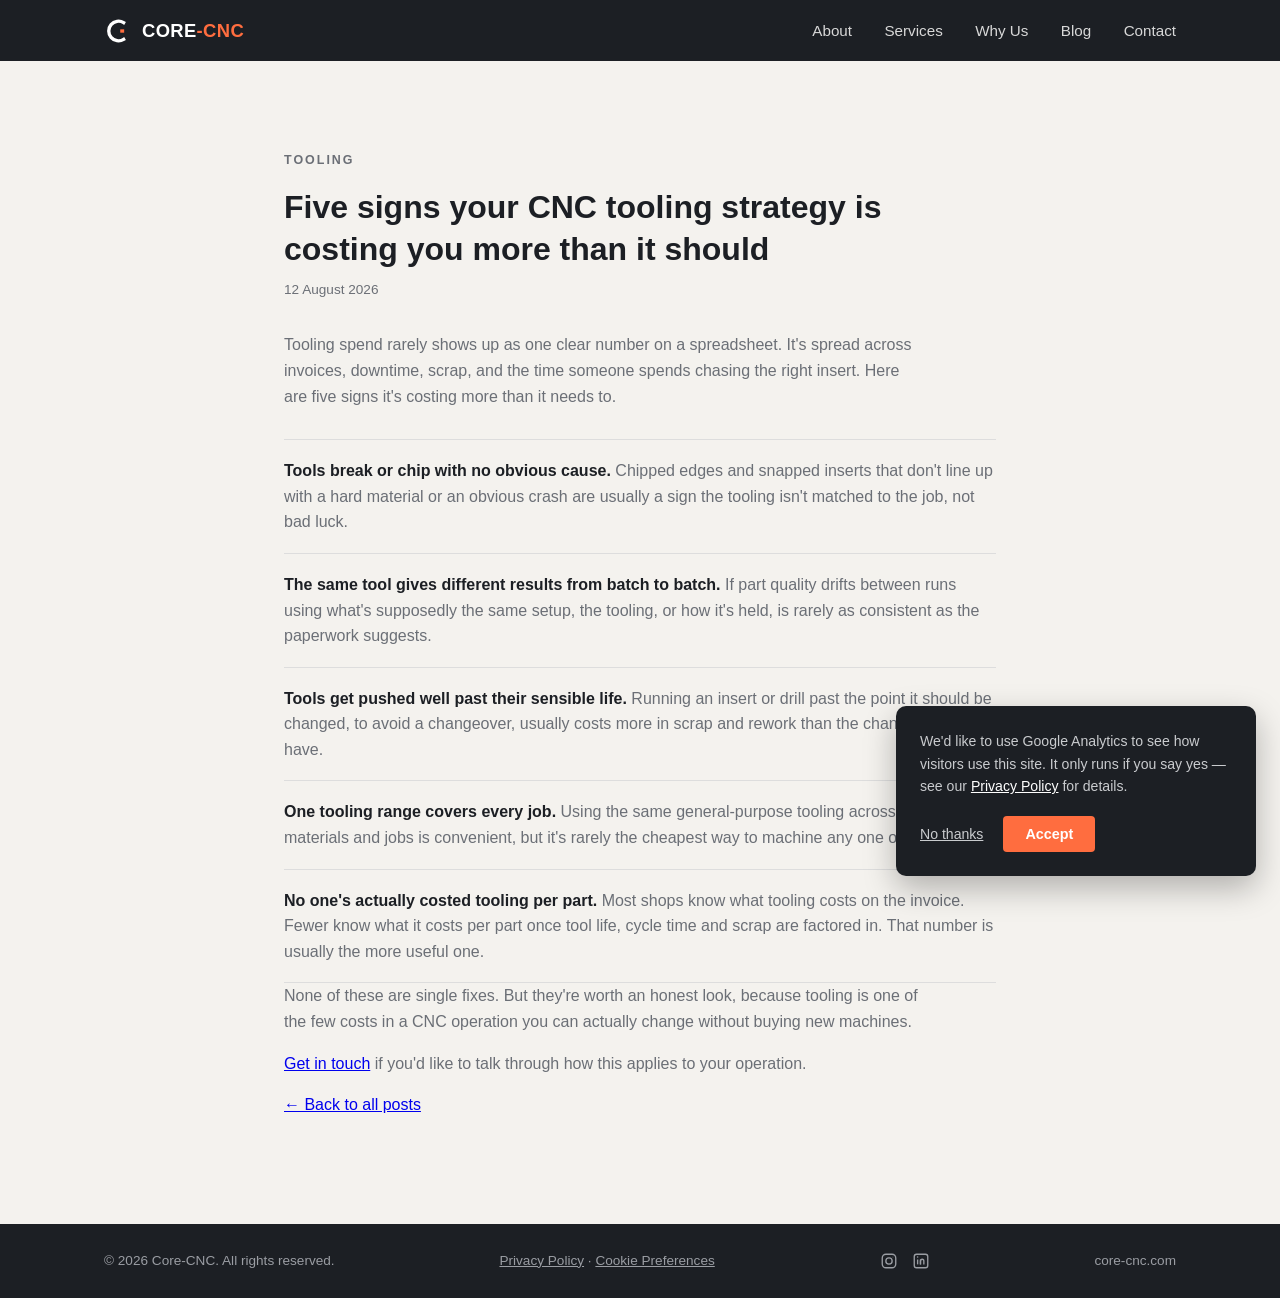
<file: blog/five-signs-tooling-strategy-costing-you.html>
<!DOCTYPE html>
<html lang="en">
<head>
<meta charset="UTF-8">
<meta name="viewport" content="width=device-width, initial-scale=1.0">
<title>Five signs your CNC tooling strategy is costing you more than it should | Core-CNC</title>
<meta name="description" content="Five practical signs your CNC tooling strategy is quietly costing you money, and what to check first.">
<link rel="icon" href="../images/favicon.svg" type="image/svg+xml">
<link rel="alternate icon" href="../favicon.ico">
<link rel="apple-touch-icon" href="../images/apple-touch-icon.png">
<link rel="stylesheet" href="../css/style.css?v=4">
</head>
<body>

<header class="site-header">
  <div class="container header-inner">
    <a href="/index.html" class="brand">
      <svg viewBox="0 0 100 100" class="brand-mark"><path d="M 70 20 A 35 35 0 1 0 70 80" stroke="#ffffff" stroke-width="12" fill="none" stroke-linecap="square"/><rect x="58" y="44" width="14" height="12" fill="#ff6d3f"/></svg>
      <span>CORE<em>-CNC</em></span>
    </a>
    <nav>
      <a href="../index.html#about">About</a>
      <a href="../index.html#services">Services</a>
      <a href="../index.html#why">Why Us</a>
      <a href="blog.html">Blog</a>
      <a href="../index.html#contact">Contact</a>
    </nav>
  </div>
</header>

<main>
  <section class="section">
    <div class="container narrow legal-content">
      <p class="eyebrow">Tooling</p>
      <h1>Five signs your CNC tooling strategy is costing you more than it should</h1>
      <p class="updated">12 August 2026</p>

      <p>Tooling spend rarely shows up as one clear number on a spreadsheet. It's spread across invoices, downtime, scrap, and the time someone spends chasing the right insert. Here are five signs it's costing more than it needs to.</p>

      <ol class="why-list">
        <li><strong>Tools break or chip with no obvious cause.</strong> Chipped edges and snapped inserts that don't line up with a hard material or an obvious crash are usually a sign the tooling isn't matched to the job, not bad luck.</li>
        <li><strong>The same tool gives different results from batch to batch.</strong> If part quality drifts between runs using what's supposedly the same setup, the tooling, or how it's held, is rarely as consistent as the paperwork suggests.</li>
        <li><strong>Tools get pushed well past their sensible life.</strong> Running an insert or drill past the point it should be changed, to avoid a changeover, usually costs more in scrap and rework than the changeover would have.</li>
        <li><strong>One tooling range covers every job.</strong> Using the same general-purpose tooling across very different materials and jobs is convenient, but it's rarely the cheapest way to machine any one of them.</li>
        <li><strong>No one's actually costed tooling per part.</strong> Most shops know what tooling costs on the invoice. Fewer know what it costs per part once tool life, cycle time and scrap are factored in. That number is usually the more useful one.</li>
      </ol>

      <p>None of these are single fixes. But they're worth an honest look, because tooling is one of the few costs in a CNC operation you can actually change without buying new machines.</p>
      <p><a href="../index.html#contact">Get in touch</a> if you'd like to talk through how this applies to your operation.</p>
      <p><a href="blog.html">&larr; Back to all posts</a></p>
    </div>
  </section>
</main>

<footer class="site-footer">
  <div class="container footer-inner">
    <span>&copy; 2026 Core-CNC. All rights reserved.</span>
    <span class="footer-links"><a href="../privacy.html">Privacy Policy</a> &middot; <a href="#" id="cookie-preferences-link">Cookie Preferences</a></span>
    <span class="social-links">
      <!-- TODO: replace # with the real Instagram profile URL -->
      <a href="#" aria-label="Core-CNC on Instagram"><svg viewBox="0 0 24 24" width="18" height="18" fill="none" stroke="currentColor" stroke-width="1.8"><rect x="3" y="3" width="18" height="18" rx="5"/><circle cx="12" cy="12" r="4.2"/><circle cx="17.2" cy="6.8" r="0.6" fill="currentColor" stroke="none"/></svg></a>
      <!-- TODO: replace # with the real LinkedIn profile URL -->
      <a href="#" aria-label="Core-CNC on LinkedIn"><svg viewBox="0 0 24 24" width="18" height="18" fill="none" stroke="currentColor" stroke-width="1.8"><rect x="3" y="3" width="18" height="18" rx="3"/><line x1="7.5" y1="10" x2="7.5" y2="16.5"/><circle cx="7.5" cy="6.7" r="1" fill="currentColor" stroke="none"/><path d="M11.3 16.5v-4.2c0-1.6 1-2.6 2.4-2.6 1.3 0 2.1 0.9 2.1 2.6v4.2"/><line x1="11.3" y1="10" x2="11.3" y2="16.5"/></svg></a>
    </span>
    <span>core-cnc.com</span>
  </div>
</footer>

<div class="cookie-banner" id="cookie-banner" hidden>
  <div class="cookie-banner-inner">
    <p>We'd like to use Google Analytics to see how visitors use this site. It only runs if you say yes &mdash; see our <a href="../privacy.html">Privacy Policy</a> for details.</p>
    <div class="cookie-actions">
      <button type="button" class="cookie-decline" id="cookie-decline">No thanks</button>
      <button type="button" class="btn" id="cookie-accept">Accept</button>
    </div>
  </div>
</div>

<script>
(function(){
  var GA_ID = 'G-DS7S5302N6';
  var STORAGE_KEY = 'cc_analytics_consent';
  var banner = document.getElementById('cookie-banner');
  var acceptBtn = document.getElementById('cookie-accept');
  var declineBtn = document.getElementById('cookie-decline');
  var prefsLink = document.getElementById('cookie-preferences-link');

  function loadAnalytics(){
    if (window.gaLoaded) return;
    window.gaLoaded = true;
    var s = document.createElement('script');
    s.async = true;
    s.src = 'https://www.googletagmanager.com/gtag/js?id=' + GA_ID;
    document.head.appendChild(s);
    window.dataLayer = window.dataLayer || [];
    window.gtag = function(){ dataLayer.push(arguments); };
    gtag('js', new Date());
    gtag('config', GA_ID);
  }

  function showBanner(){
    banner.hidden = false;
    document.body.classList.add('cookie-banner-visible');
  }

  function hideBanner(){
    banner.hidden = true;
    document.body.classList.remove('cookie-banner-visible');
  }

  var consent = localStorage.getItem(STORAGE_KEY);
  if (consent === 'accepted') {
    loadAnalytics();
  } else if (consent !== 'declined') {
    showBanner();
  }

  acceptBtn.addEventListener('click', function(){
    localStorage.setItem(STORAGE_KEY, 'accepted');
    loadAnalytics();
    hideBanner();
  });

  declineBtn.addEventListener('click', function(){
    localStorage.setItem(STORAGE_KEY, 'declined');
    hideBanner();
  });

  if (prefsLink) {
    prefsLink.addEventListener('click', function(e){
      e.preventDefault();
      showBanner();
    });
  }
})();
</script>

</body>
</html>
</file>
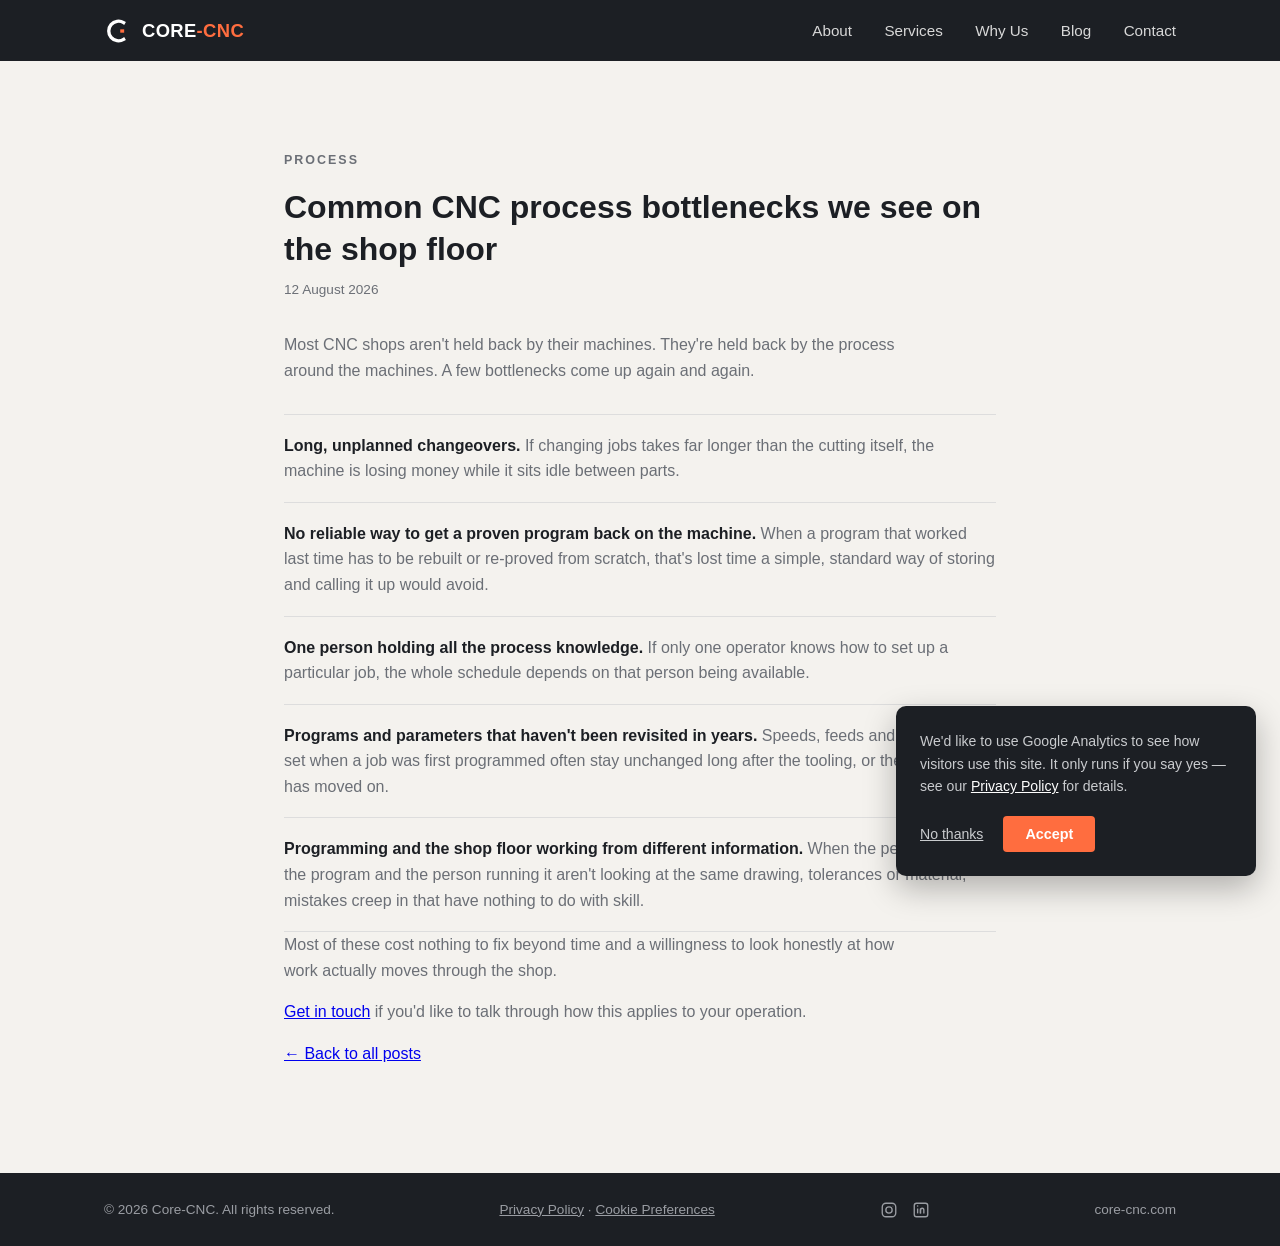
<file: blog/process-bottlenecks-shop-floor.html>
<!DOCTYPE html>
<html lang="en">
<head>
<meta charset="UTF-8">
<meta name="viewport" content="width=device-width, initial-scale=1.0">
<title>Common CNC process bottlenecks we see on the shop floor | Core-CNC</title>
<meta name="description" content="The CNC process bottlenecks that come up again and again on the shop floor, and why most cost nothing to fix but time.">
<link rel="icon" href="../images/favicon.svg" type="image/svg+xml">
<link rel="alternate icon" href="../favicon.ico">
<link rel="apple-touch-icon" href="../images/apple-touch-icon.png">
<link rel="stylesheet" href="../css/style.css?v=4">
</head>
<body>

<header class="site-header">
  <div class="container header-inner">
    <a href="/index.html" class="brand">
      <svg viewBox="0 0 100 100" class="brand-mark"><path d="M 70 20 A 35 35 0 1 0 70 80" stroke="#ffffff" stroke-width="12" fill="none" stroke-linecap="square"/><rect x="58" y="44" width="14" height="12" fill="#ff6d3f"/></svg>
      <span>CORE<em>-CNC</em></span>
    </a>
    <nav>
      <a href="../index.html#about">About</a>
      <a href="../index.html#services">Services</a>
      <a href="../index.html#why">Why Us</a>
      <a href="blog.html">Blog</a>
      <a href="../index.html#contact">Contact</a>
    </nav>
  </div>
</header>

<main>
  <section class="section">
    <div class="container narrow legal-content">
      <p class="eyebrow">Process</p>
      <h1>Common CNC process bottlenecks we see on the shop floor</h1>
      <p class="updated">12 August 2026</p>

      <p>Most CNC shops aren't held back by their machines. They're held back by the process around the machines. A few bottlenecks come up again and again.</p>

      <ol class="why-list">
        <li><strong>Long, unplanned changeovers.</strong> If changing jobs takes far longer than the cutting itself, the machine is losing money while it sits idle between parts.</li>
        <li><strong>No reliable way to get a proven program back on the machine.</strong> When a program that worked last time has to be rebuilt or re-proved from scratch, that's lost time a simple, standard way of storing and calling it up would avoid.</li>
        <li><strong>One person holding all the process knowledge.</strong> If only one operator knows how to set up a particular job, the whole schedule depends on that person being available.</li>
        <li><strong>Programs and parameters that haven't been revisited in years.</strong> Speeds, feeds and cycle times set when a job was first programmed often stay unchanged long after the tooling, or the machine, has moved on.</li>
        <li><strong>Programming and the shop floor working from different information.</strong> When the person writing the program and the person running it aren't looking at the same drawing, tolerances or material, mistakes creep in that have nothing to do with skill.</li>
      </ol>

      <p>Most of these cost nothing to fix beyond time and a willingness to look honestly at how work actually moves through the shop.</p>
      <p><a href="../index.html#contact">Get in touch</a> if you'd like to talk through how this applies to your operation.</p>
      <p><a href="blog.html">&larr; Back to all posts</a></p>
    </div>
  </section>
</main>

<footer class="site-footer">
  <div class="container footer-inner">
    <span>&copy; 2026 Core-CNC. All rights reserved.</span>
    <span class="footer-links"><a href="../privacy.html">Privacy Policy</a> &middot; <a href="#" id="cookie-preferences-link">Cookie Preferences</a></span>
    <span class="social-links">
      <!-- TODO: replace # with the real Instagram profile URL -->
      <a href="#" aria-label="Core-CNC on Instagram"><svg viewBox="0 0 24 24" width="18" height="18" fill="none" stroke="currentColor" stroke-width="1.8"><rect x="3" y="3" width="18" height="18" rx="5"/><circle cx="12" cy="12" r="4.2"/><circle cx="17.2" cy="6.8" r="0.6" fill="currentColor" stroke="none"/></svg></a>
      <!-- TODO: replace # with the real LinkedIn profile URL -->
      <a href="#" aria-label="Core-CNC on LinkedIn"><svg viewBox="0 0 24 24" width="18" height="18" fill="none" stroke="currentColor" stroke-width="1.8"><rect x="3" y="3" width="18" height="18" rx="3"/><line x1="7.5" y1="10" x2="7.5" y2="16.5"/><circle cx="7.5" cy="6.7" r="1" fill="currentColor" stroke="none"/><path d="M11.3 16.5v-4.2c0-1.6 1-2.6 2.4-2.6 1.3 0 2.1 0.9 2.1 2.6v4.2"/><line x1="11.3" y1="10" x2="11.3" y2="16.5"/></svg></a>
    </span>
    <span>core-cnc.com</span>
  </div>
</footer>

<div class="cookie-banner" id="cookie-banner" hidden>
  <div class="cookie-banner-inner">
    <p>We'd like to use Google Analytics to see how visitors use this site. It only runs if you say yes &mdash; see our <a href="../privacy.html">Privacy Policy</a> for details.</p>
    <div class="cookie-actions">
      <button type="button" class="cookie-decline" id="cookie-decline">No thanks</button>
      <button type="button" class="btn" id="cookie-accept">Accept</button>
    </div>
  </div>
</div>

<script>
(function(){
  var GA_ID = 'G-DS7S5302N6';
  var STORAGE_KEY = 'cc_analytics_consent';
  var banner = document.getElementById('cookie-banner');
  var acceptBtn = document.getElementById('cookie-accept');
  var declineBtn = document.getElementById('cookie-decline');
  var prefsLink = document.getElementById('cookie-preferences-link');

  function loadAnalytics(){
    if (window.gaLoaded) return;
    window.gaLoaded = true;
    var s = document.createElement('script');
    s.async = true;
    s.src = 'https://www.googletagmanager.com/gtag/js?id=' + GA_ID;
    document.head.appendChild(s);
    window.dataLayer = window.dataLayer || [];
    window.gtag = function(){ dataLayer.push(arguments); };
    gtag('js', new Date());
    gtag('config', GA_ID);
  }

  function showBanner(){
    banner.hidden = false;
    document.body.classList.add('cookie-banner-visible');
  }

  function hideBanner(){
    banner.hidden = true;
    document.body.classList.remove('cookie-banner-visible');
  }

  var consent = localStorage.getItem(STORAGE_KEY);
  if (consent === 'accepted') {
    loadAnalytics();
  } else if (consent !== 'declined') {
    showBanner();
  }

  acceptBtn.addEventListener('click', function(){
    localStorage.setItem(STORAGE_KEY, 'accepted');
    loadAnalytics();
    hideBanner();
  });

  declineBtn.addEventListener('click', function(){
    localStorage.setItem(STORAGE_KEY, 'declined');
    hideBanner();
  });

  if (prefsLink) {
    prefsLink.addEventListener('click', function(e){
      e.preventDefault();
      showBanner();
    });
  }
})();
</script>

</body>
</html>
</file>
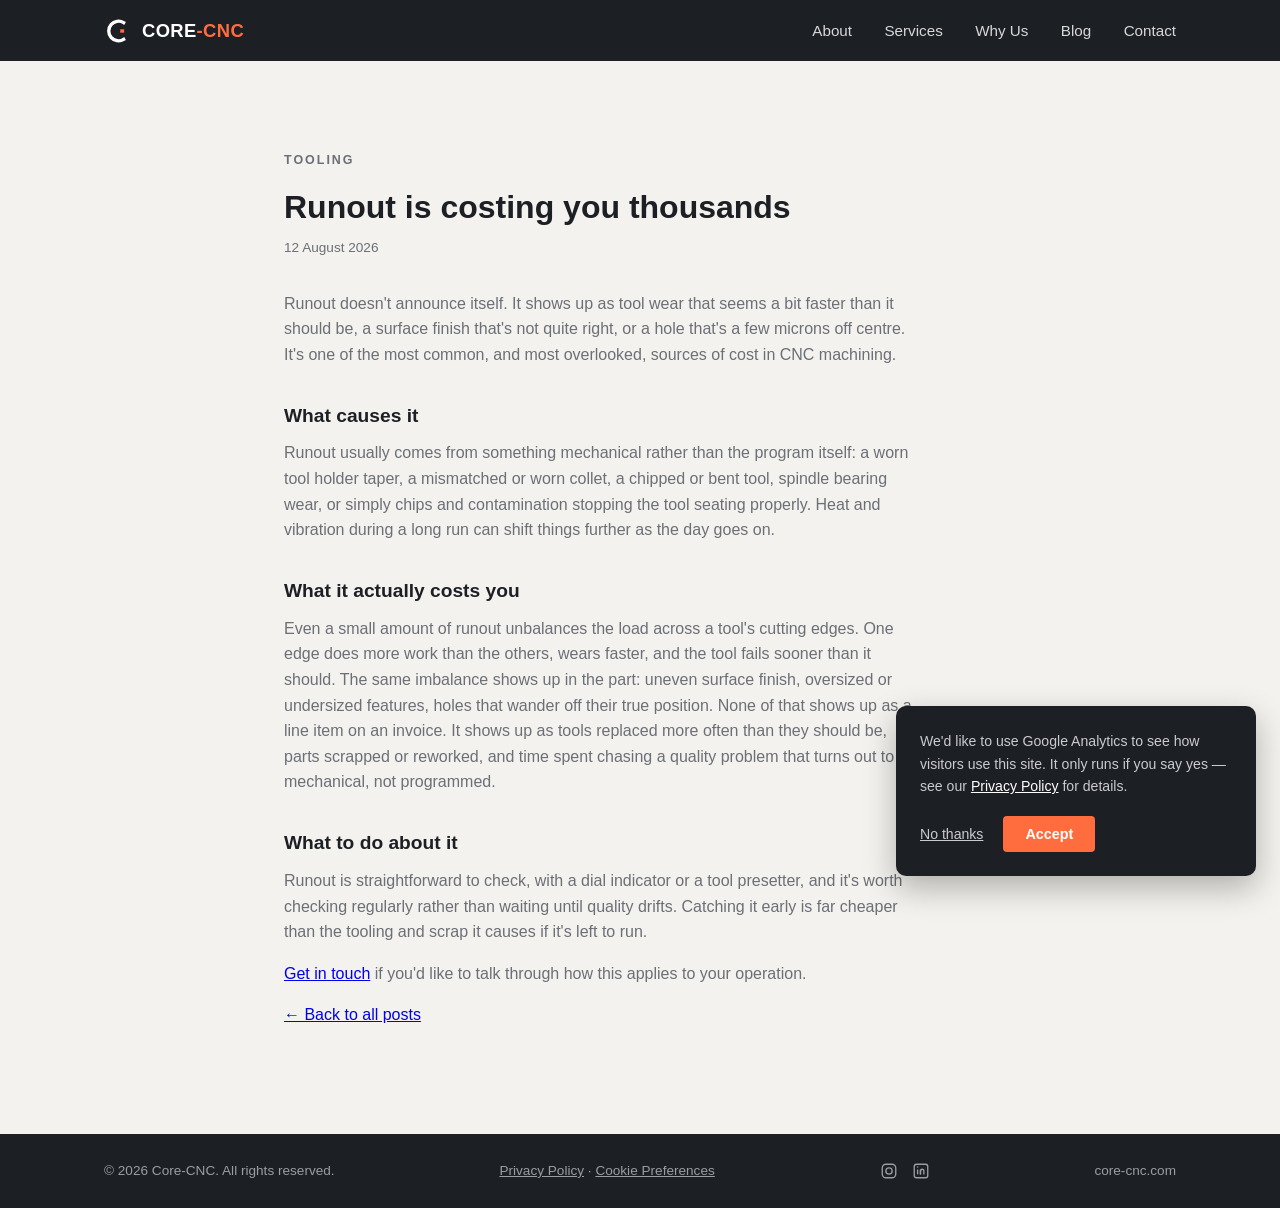
<file: blog/runout-costing-you-thousands.html>
<!DOCTYPE html>
<html lang="en">
<head>
<meta charset="UTF-8">
<meta name="viewport" content="width=device-width, initial-scale=1.0">
<title>Runout is costing you thousands | Core-CNC</title>
<meta name="description" content="How tool runout quietly drives up tooling costs, scrap and rework, and how to catch it early.">
<link rel="icon" href="../images/favicon.svg" type="image/svg+xml">
<link rel="alternate icon" href="../favicon.ico">
<link rel="apple-touch-icon" href="../images/apple-touch-icon.png">
<link rel="stylesheet" href="../css/style.css?v=4">
</head>
<body>

<header class="site-header">
  <div class="container header-inner">
    <a href="/index.html" class="brand">
      <svg viewBox="0 0 100 100" class="brand-mark"><path d="M 70 20 A 35 35 0 1 0 70 80" stroke="#ffffff" stroke-width="12" fill="none" stroke-linecap="square"/><rect x="58" y="44" width="14" height="12" fill="#ff6d3f"/></svg>
      <span>CORE<em>-CNC</em></span>
    </a>
    <nav>
      <a href="../index.html#about">About</a>
      <a href="../index.html#services">Services</a>
      <a href="../index.html#why">Why Us</a>
      <a href="index.html">Blog</a>
      <a href="../index.html#contact">Contact</a>
    </nav>
  </div>
</header>

<main>
  <section class="section">
    <div class="container narrow legal-content">
      <p class="eyebrow">Tooling</p>
      <h1>Runout is costing you thousands</h1>
      <p class="updated">12 August 2026</p>

      <p>Runout doesn't announce itself. It shows up as tool wear that seems a bit faster than it should be, a surface finish that's not quite right, or a hole that's a few microns off centre. It's one of the most common, and most overlooked, sources of cost in CNC machining.</p>

      <h2>What causes it</h2>
      <p>Runout usually comes from something mechanical rather than the program itself: a worn tool holder taper, a mismatched or worn collet, a chipped or bent tool, spindle bearing wear, or simply chips and contamination stopping the tool seating properly. Heat and vibration during a long run can shift things further as the day goes on.</p>

      <h2>What it actually costs you</h2>
      <p>Even a small amount of runout unbalances the load across a tool's cutting edges. One edge does more work than the others, wears faster, and the tool fails sooner than it should. The same imbalance shows up in the part: uneven surface finish, oversized or undersized features, holes that wander off their true position. None of that shows up as a line item on an invoice. It shows up as tools replaced more often than they should be, parts scrapped or reworked, and time spent chasing a quality problem that turns out to be mechanical, not programmed.</p>

      <h2>What to do about it</h2>
      <p>Runout is straightforward to check, with a dial indicator or a tool presetter, and it's worth checking regularly rather than waiting until quality drifts. Catching it early is far cheaper than the tooling and scrap it causes if it's left to run.</p>

      <p><a href="../index.html#contact">Get in touch</a> if you'd like to talk through how this applies to your operation.</p>
      <p><a href="index.html">&larr; Back to all posts</a></p>
    </div>
  </section>
</main>

<footer class="site-footer">
  <div class="container footer-inner">
    <span>&copy; 2026 Core-CNC. All rights reserved.</span>
    <span class="footer-links"><a href="../privacy.html">Privacy Policy</a> &middot; <a href="#" id="cookie-preferences-link">Cookie Preferences</a></span>
    <span class="social-links">
      <!-- TODO: replace # with the real Instagram profile URL -->
      <a href="#" aria-label="Core-CNC on Instagram"><svg viewBox="0 0 24 24" width="18" height="18" fill="none" stroke="currentColor" stroke-width="1.8"><rect x="3" y="3" width="18" height="18" rx="5"/><circle cx="12" cy="12" r="4.2"/><circle cx="17.2" cy="6.8" r="0.6" fill="currentColor" stroke="none"/></svg></a>
      <!-- TODO: replace # with the real LinkedIn profile URL -->
      <a href="#" aria-label="Core-CNC on LinkedIn"><svg viewBox="0 0 24 24" width="18" height="18" fill="none" stroke="currentColor" stroke-width="1.8"><rect x="3" y="3" width="18" height="18" rx="3"/><line x1="7.5" y1="10" x2="7.5" y2="16.5"/><circle cx="7.5" cy="6.7" r="1" fill="currentColor" stroke="none"/><path d="M11.3 16.5v-4.2c0-1.6 1-2.6 2.4-2.6 1.3 0 2.1 0.9 2.1 2.6v4.2"/><line x1="11.3" y1="10" x2="11.3" y2="16.5"/></svg></a>
    </span>
    <span>core-cnc.com</span>
  </div>
</footer>

<div class="cookie-banner" id="cookie-banner" hidden>
  <div class="cookie-banner-inner">
    <p>We'd like to use Google Analytics to see how visitors use this site. It only runs if you say yes &mdash; see our <a href="../privacy.html">Privacy Policy</a> for details.</p>
    <div class="cookie-actions">
      <button type="button" class="cookie-decline" id="cookie-decline">No thanks</button>
      <button type="button" class="btn" id="cookie-accept">Accept</button>
    </div>
  </div>
</div>

<script>
(function(){
  var GA_ID = 'G-DS7S5302N6';
  var STORAGE_KEY = 'cc_analytics_consent';
  var banner = document.getElementById('cookie-banner');
  var acceptBtn = document.getElementById('cookie-accept');
  var declineBtn = document.getElementById('cookie-decline');
  var prefsLink = document.getElementById('cookie-preferences-link');

  function loadAnalytics(){
    if (window.gaLoaded) return;
    window.gaLoaded = true;
    var s = document.createElement('script');
    s.async = true;
    s.src = 'https://www.googletagmanager.com/gtag/js?id=' + GA_ID;
    document.head.appendChild(s);
    window.dataLayer = window.dataLayer || [];
    window.gtag = function(){ dataLayer.push(arguments); };
    gtag('js', new Date());
    gtag('config', GA_ID);
  }

  function showBanner(){
    banner.hidden = false;
    document.body.classList.add('cookie-banner-visible');
  }

  function hideBanner(){
    banner.hidden = true;
    document.body.classList.remove('cookie-banner-visible');
  }

  var consent = localStorage.getItem(STORAGE_KEY);
  if (consent === 'accepted') {
    loadAnalytics();
  } else if (consent !== 'declined') {
    showBanner();
  }

  acceptBtn.addEventListener('click', function(){
    localStorage.setItem(STORAGE_KEY, 'accepted');
    loadAnalytics();
    hideBanner();
  });

  declineBtn.addEventListener('click', function(){
    localStorage.setItem(STORAGE_KEY, 'declined');
    hideBanner();
  });

  if (prefsLink) {
    prefsLink.addEventListener('click', function(e){
      e.preventDefault();
      showBanner();
    });
  }
})();
</script>

</body>
</html>
</file>
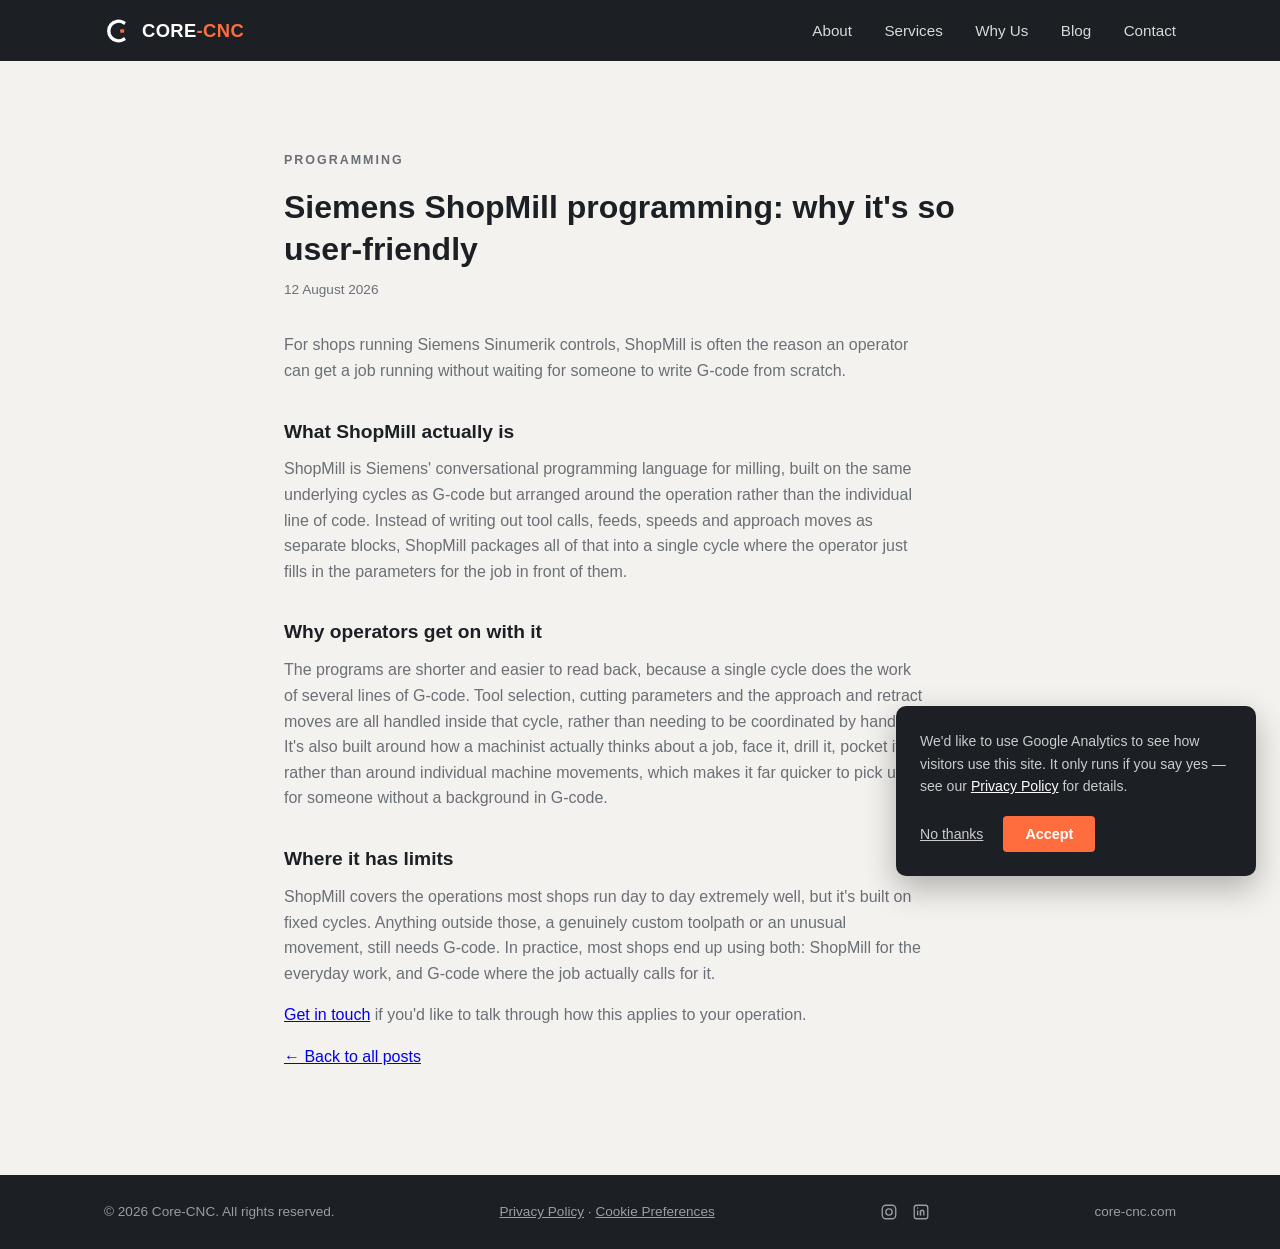
<file: blog/siemens-shopmill-programming.html>
<!DOCTYPE html>
<html lang="en">
<head>
<meta charset="UTF-8">
<meta name="viewport" content="width=device-width, initial-scale=1.0">
<title>Siemens ShopMill programming: why it's so user-friendly | Core-CNC</title>
<meta name="description" content="What Siemens ShopMill conversational programming is, why operators find it easier than G-code, and where it has limits.">
<link rel="icon" href="../images/favicon.svg" type="image/svg+xml">
<link rel="alternate icon" href="../favicon.ico">
<link rel="apple-touch-icon" href="../images/apple-touch-icon.png">
<link rel="stylesheet" href="../css/style.css?v=4">
</head>
<body>

<header class="site-header">
  <div class="container header-inner">
    <a href="/index.html" class="brand">
      <svg viewBox="0 0 100 100" class="brand-mark"><path d="M 70 20 A 35 35 0 1 0 70 80" stroke="#ffffff" stroke-width="12" fill="none" stroke-linecap="square"/><rect x="58" y="44" width="14" height="12" fill="#ff6d3f"/></svg>
      <span>CORE<em>-CNC</em></span>
    </a>
    <nav>
      <a href="../index.html#about">About</a>
      <a href="../index.html#services">Services</a>
      <a href="../index.html#why">Why Us</a>
      <a href="blog.html">Blog</a>
      <a href="../index.html#contact">Contact</a>
    </nav>
  </div>
</header>

<main>
  <section class="section">
    <div class="container narrow legal-content">
      <p class="eyebrow">Programming</p>
      <h1>Siemens ShopMill programming: why it's so user-friendly</h1>
      <p class="updated">12 August 2026</p>

      <p>For shops running Siemens Sinumerik controls, ShopMill is often the reason an operator can get a job running without waiting for someone to write G-code from scratch.</p>

      <h2>What ShopMill actually is</h2>
      <p>ShopMill is Siemens' conversational programming language for milling, built on the same underlying cycles as G-code but arranged around the operation rather than the individual line of code. Instead of writing out tool calls, feeds, speeds and approach moves as separate blocks, ShopMill packages all of that into a single cycle where the operator just fills in the parameters for the job in front of them.</p>

      <h2>Why operators get on with it</h2>
      <p>The programs are shorter and easier to read back, because a single cycle does the work of several lines of G-code. Tool selection, cutting parameters and the approach and retract moves are all handled inside that cycle, rather than needing to be coordinated by hand. It's also built around how a machinist actually thinks about a job, face it, drill it, pocket it, rather than around individual machine movements, which makes it far quicker to pick up for someone without a background in G-code.</p>

      <h2>Where it has limits</h2>
      <p>ShopMill covers the operations most shops run day to day extremely well, but it's built on fixed cycles. Anything outside those, a genuinely custom toolpath or an unusual movement, still needs G-code. In practice, most shops end up using both: ShopMill for the everyday work, and G-code where the job actually calls for it.</p>

      <p><a href="../index.html#contact">Get in touch</a> if you'd like to talk through how this applies to your operation.</p>
      <p><a href="blog.html">&larr; Back to all posts</a></p>
    </div>
  </section>
</main>

<footer class="site-footer">
  <div class="container footer-inner">
    <span>&copy; 2026 Core-CNC. All rights reserved.</span>
    <span class="footer-links"><a href="../privacy.html">Privacy Policy</a> &middot; <a href="#" id="cookie-preferences-link">Cookie Preferences</a></span>
    <span class="social-links">
      <!-- TODO: replace # with the real Instagram profile URL -->
      <a href="#" aria-label="Core-CNC on Instagram"><svg viewBox="0 0 24 24" width="18" height="18" fill="none" stroke="currentColor" stroke-width="1.8"><rect x="3" y="3" width="18" height="18" rx="5"/><circle cx="12" cy="12" r="4.2"/><circle cx="17.2" cy="6.8" r="0.6" fill="currentColor" stroke="none"/></svg></a>
      <!-- TODO: replace # with the real LinkedIn profile URL -->
      <a href="#" aria-label="Core-CNC on LinkedIn"><svg viewBox="0 0 24 24" width="18" height="18" fill="none" stroke="currentColor" stroke-width="1.8"><rect x="3" y="3" width="18" height="18" rx="3"/><line x1="7.5" y1="10" x2="7.5" y2="16.5"/><circle cx="7.5" cy="6.7" r="1" fill="currentColor" stroke="none"/><path d="M11.3 16.5v-4.2c0-1.6 1-2.6 2.4-2.6 1.3 0 2.1 0.9 2.1 2.6v4.2"/><line x1="11.3" y1="10" x2="11.3" y2="16.5"/></svg></a>
    </span>
    <span>core-cnc.com</span>
  </div>
</footer>

<div class="cookie-banner" id="cookie-banner" hidden>
  <div class="cookie-banner-inner">
    <p>We'd like to use Google Analytics to see how visitors use this site. It only runs if you say yes &mdash; see our <a href="../privacy.html">Privacy Policy</a> for details.</p>
    <div class="cookie-actions">
      <button type="button" class="cookie-decline" id="cookie-decline">No thanks</button>
      <button type="button" class="btn" id="cookie-accept">Accept</button>
    </div>
  </div>
</div>

<script>
(function(){
  var GA_ID = 'G-DS7S5302N6';
  var STORAGE_KEY = 'cc_analytics_consent';
  var banner = document.getElementById('cookie-banner');
  var acceptBtn = document.getElementById('cookie-accept');
  var declineBtn = document.getElementById('cookie-decline');
  var prefsLink = document.getElementById('cookie-preferences-link');

  function loadAnalytics(){
    if (window.gaLoaded) return;
    window.gaLoaded = true;
    var s = document.createElement('script');
    s.async = true;
    s.src = 'https://www.googletagmanager.com/gtag/js?id=' + GA_ID;
    document.head.appendChild(s);
    window.dataLayer = window.dataLayer || [];
    window.gtag = function(){ dataLayer.push(arguments); };
    gtag('js', new Date());
    gtag('config', GA_ID);
  }

  function showBanner(){
    banner.hidden = false;
    document.body.classList.add('cookie-banner-visible');
  }

  function hideBanner(){
    banner.hidden = true;
    document.body.classList.remove('cookie-banner-visible');
  }

  var consent = localStorage.getItem(STORAGE_KEY);
  if (consent === 'accepted') {
    loadAnalytics();
  } else if (consent !== 'declined') {
    showBanner();
  }

  acceptBtn.addEventListener('click', function(){
    localStorage.setItem(STORAGE_KEY, 'accepted');
    loadAnalytics();
    hideBanner();
  });

  declineBtn.addEventListener('click', function(){
    localStorage.setItem(STORAGE_KEY, 'declined');
    hideBanner();
  });

  if (prefsLink) {
    prefsLink.addEventListener('click', function(e){
      e.preventDefault();
      showBanner();
    });
  }
})();
</script>

</body>
</html>
</file>
<file: css/style.css>
:root{
  --charcoal:#1c1f24;
  --charcoal-soft:#2a2e35;
  --orange:#ff6d3f;
  --paper:#f4f2ee;
  --ink:#1c1f24;
  --muted:#6b6f76;
  --white:#ffffff;
}

*{ box-sizing:border-box; margin:0; padding:0; }

html{ scroll-behavior:smooth; }

body{
  font-family:'Segoe UI', Roboto, Arial, sans-serif;
  color:var(--ink);
  background:var(--paper);
  line-height:1.6;
}

.container{
  max-width:1120px;
  margin:0 auto;
  padding:0 24px;
}

.container.narrow{ max-width:760px; }

/* Header */
.site-header{
  background:var(--charcoal);
  position:sticky;
  top:0;
  z-index:10;
}

.header-inner{
  display:flex;
  align-items:center;
  justify-content:space-between;
  padding:16px 24px;
}

.brand{
  display:flex;
  align-items:center;
  gap:10px;
  color:var(--white);
  text-decoration:none;
  font-weight:800;
  font-size:1.15rem;
  letter-spacing:0.02em;
}

.brand-mark{ width:28px; height:28px; }

.brand em{ color:var(--orange); font-style:normal; }

nav a{
  color:#d8d8d8;
  text-decoration:none;
  margin-left:28px;
  font-size:0.95rem;
  transition:color 0.15s ease;
}

nav a:hover{ color:var(--white); }

/* Hero */
.hero{
  background-color:var(--charcoal);
  background-image:
    linear-gradient(100deg, rgba(28,31,36,0.96) 0%, rgba(28,31,36,0.88) 32%, rgba(28,31,36,0.55) 65%, rgba(28,31,36,0.30) 100%),
    url('../images/hero-drill-splash.jpg');
  background-size:cover;
  background-position:right center;
  color:var(--white);
  padding:110px 0 100px;
}

.eyebrow{
  color:var(--orange);
  text-transform:uppercase;
  letter-spacing:0.16em;
  font-size:0.78rem;
  font-weight:700;
  margin-bottom:16px;
}

.hero h1{
  font-size:2.6rem;
  line-height:1.2;
  max-width:720px;
  margin-bottom:22px;
}

.hero .lead{
  max-width:600px;
  color:#c9cbce;
  font-size:1.08rem;
  margin-bottom:34px;
}

.btn{
  display:inline-block;
  background:var(--orange);
  color:var(--white);
  text-decoration:none;
  font-weight:700;
  padding:14px 30px;
  border:none;
  border-radius:4px;
  font-size:1rem;
  cursor:pointer;
  transition:opacity 0.15s ease;
}

.btn:hover{ opacity:0.88; }

/* Sections */
.section{ padding:90px 0; }

.section.alt{ background:#ece9e3; }

.section h2{
  font-size:1.9rem;
  line-height:1.3;
  margin-bottom:22px;
  max-width:640px;
}

.section p{
  color:var(--muted);
  margin-bottom:16px;
  max-width:640px;
}

/* About */
.about-grid{
  display:grid;
  grid-template-columns:1.1fr 0.9fr;
  gap:56px;
  align-items:center;
}

.about-grid p{ max-width:520px; }

.about-image{
  display:flex;
  justify-content:center;
}

.about-image img{
  width:100%;
  max-width:460px;
  height:auto;
  filter:drop-shadow(0 18px 28px rgba(0,0,0,0.18));
}

@media (max-width: 800px){
  .about-grid{
    grid-template-columns:1fr;
    gap:32px;
  }
  .about-image{ order:-1; }
  .about-image img{ max-width:80%; }
}

/* Services */
.card-grid{
  display:grid;
  grid-template-columns:repeat(auto-fit, minmax(260px, 1fr));
  gap:28px;
  margin-top:40px;
}

.service-card{
  background:var(--white);
  border-radius:8px;
  padding:32px 26px;
  box-shadow:0 2px 10px rgba(0,0,0,0.06);
}

.card-number{
  color:var(--orange);
  font-weight:800;
  font-size:1.1rem;
  margin-bottom:14px;
}

.service-card h3{
  font-size:1.15rem;
  margin-bottom:12px;
}

.service-card p{
  color:var(--muted);
  font-size:0.95rem;
  margin-bottom:0;
}

/* Blog cards */
.blog-card .post-date{
  color:var(--muted);
  font-size:0.8rem;
  margin-bottom:10px;
}

.blog-card h3{ margin-bottom:10px; }

.blog-card h3 a{
  color:inherit;
  text-decoration:none;
}

.blog-card h3 a:hover{ color:var(--orange); }

.blog-card p{ margin-bottom:16px; }

.blog-card .read-more{
  color:var(--orange);
  font-weight:700;
  font-size:0.9rem;
  text-decoration:none;
}

.blog-card .read-more:hover{ text-decoration:underline; }

/* Why list */
.why-list{
  list-style:none;
  margin-top:30px;
}

.why-list li{
  padding:18px 0;
  border-top:1px solid #ddd;
  color:var(--muted);
}

.why-list li:last-child{ border-bottom:1px solid #ddd; }

.why-list strong{ color:var(--ink); }

/* Contact form */
.contact-form{
  margin-top:36px;
  background:var(--white);
  padding:32px;
  border-radius:8px;
  box-shadow:0 2px 10px rgba(0,0,0,0.06);
}

.hours{
  color:var(--muted);
  font-size:0.9rem;
  margin-top:-10px;
  margin-bottom:16px;
}

.form-row{ margin-bottom:20px; }

.form-row label{
  display:block;
  font-weight:600;
  font-size:0.9rem;
  margin-bottom:6px;
}

.form-row input,
.form-row textarea{
  width:100%;
  padding:12px 14px;
  border:1px solid #ccc;
  border-radius:4px;
  font-family:inherit;
  font-size:0.95rem;
}

.form-row input:focus,
.form-row textarea:focus{
  outline:none;
  border-color:var(--orange);
}

.form-error{
  color:#c94a2c;
  font-size:0.9rem;
  margin-top:16px;
  margin-bottom:0;
}

.form-success{
  margin-top:36px;
  background:var(--white);
  padding:40px 32px;
  border-radius:8px;
  box-shadow:0 2px 10px rgba(0,0,0,0.06);
  text-align:center;
}

.form-success h3{
  font-size:1.4rem;
  margin-bottom:12px;
}

.form-success p:last-child{
  color:var(--muted);
  max-width:440px;
  margin:0 auto;
}

/* Cookie consent banner (floating, bottom-right) */
.cookie-banner{
  position:fixed;
  right:24px;
  bottom:24px;
  left:auto;
  max-width:360px;
  background:var(--charcoal);
  padding:24px;
  border-radius:10px;
  z-index:50;
  box-shadow:0 12px 32px rgba(0,0,0,0.28);
}

@media (max-width: 640px){
  .cookie-banner{
    left:16px;
    right:16px;
    bottom:16px;
    max-width:none;
    padding:20px;
  }
}

.cookie-banner-inner{
  display:flex;
  flex-direction:column;
  align-items:flex-start;
  gap:18px;
}

.cookie-banner p{
  margin:0;
  font-size:0.88rem;
  color:#c9cbce;
}

.cookie-banner a{ color:#fff; }

.cookie-actions{
  display:flex;
  align-items:center;
  gap:20px;
  flex-shrink:0;
}

.cookie-banner .btn{
  padding:10px 22px;
  font-size:0.9rem;
}

.cookie-decline{
  color:#c9cbce;
  font-size:0.88rem;
  text-decoration:underline;
  background:none;
  border:none;
  cursor:pointer;
  font-family:inherit;
}

.cookie-decline:hover{ color:#fff; }

/* Footer links */
.footer-links a{
  color:#9a9da3;
  text-decoration:underline;
}

.footer-links a:hover{ color:#fff; }

/* Legal / policy pages */
.legal-content .updated{
  color:var(--muted);
  font-size:0.85rem;
  margin-bottom:32px;
}

.legal-content h1{
  font-size:2rem;
  line-height:1.3;
  margin-bottom:8px;
  color:var(--ink);
}

.legal-content h2{
  font-size:1.2rem;
  margin-top:36px;
  margin-bottom:12px;
  color:var(--ink);
}

.legal-content p{ margin-bottom:16px; }

/* Social links */
.social-links{
  display:flex;
  align-items:center;
  gap:14px;
}

.social-links a{
  color:#9a9da3;
  display:inline-flex;
  transition:color 0.15s ease;
}

.social-links a:hover{ color:var(--orange); }

.social-links svg{ display:block; }

/* Footer */
.site-footer{
  background:var(--charcoal);
  color:#9a9da3;
  padding:26px 0;
  font-size:0.85rem;
}

.footer-inner{
  display:flex;
  justify-content:space-between;
  flex-wrap:wrap;
  gap:8px;
}

/* Responsive */
@media (max-width: 640px){
  nav a{ margin-left:16px; font-size:0.85rem; }
  .hero{ padding:80px 0 70px; }
  .hero h1{ font-size:1.9rem; }
  .section{ padding:60px 0; }
}
</file>
